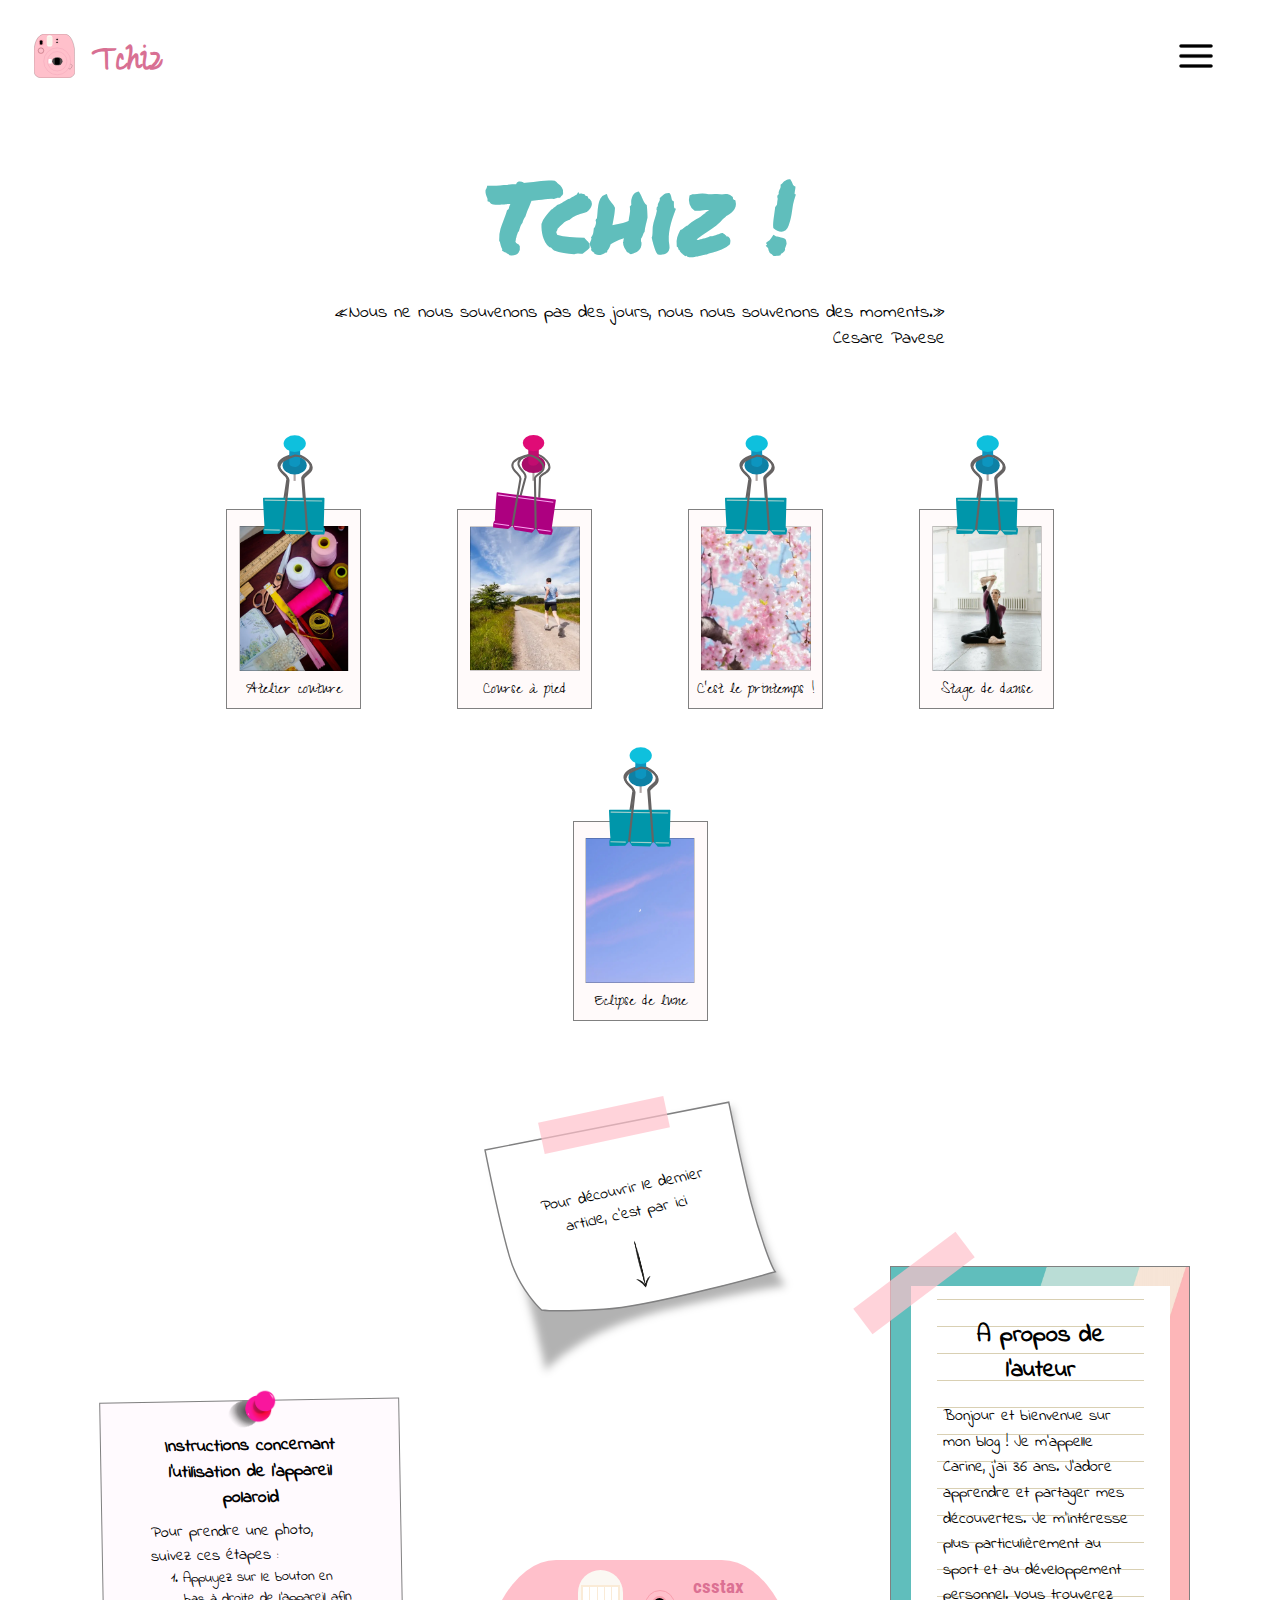
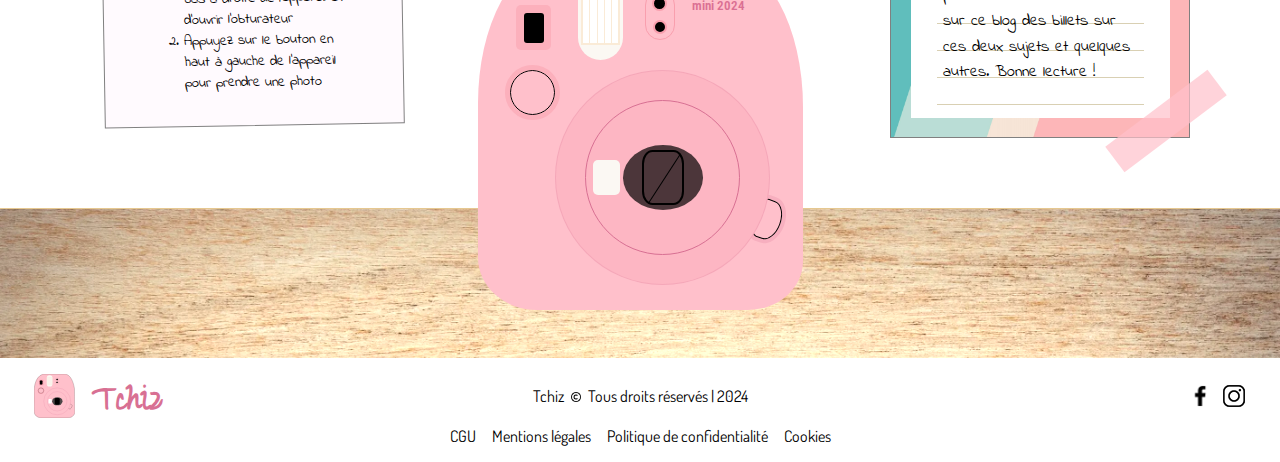
<file: index.html>
<!DOCTYPE html>
<html lang="fr">

<head>
    <meta charset="UTF-8">
    <meta name="viewport" content="width=device-width, initial-scale=1.0">
    <title>Blog Lifestyle</title>
    <meta name="description" content="">
    <link rel="stylesheet" href="style.css">
    <!-- Fonts -->
    <link rel="preconnect" href="https://fonts.googleapis.com">
    <link rel="preconnect" href="https://fonts.gstatic.com" crossorigin>
    <link href="https://fonts.googleapis.com/css2?family=Roboto+Condensed:ital,wght@0,100..900;1,100..900&display=swap"
        rel="stylesheet">
    <!-- Favicon -->
    <link rel="apple-touch-icon" sizes="180x180" href="images/favicon/apple-touch-icon.webp">
    <link rel="icon" type="image/webp" sizes="32x32" href="images/favicon/favicon-32x32.webp">
    <link rel="icon" type="image/webp" sizes="16x16" href="images/favicon/favicon-16x16.webp">
</head>

<body>
    <header>
        <a href="index.html" class="logo-site">
            <span class="logo"></span>
            <span class="blog-lifestyle">Tchiz</span>
        </a>
        <nav>
            <input type="checkbox" name="menu-burger" id="menu-burger">
            <label for="menu-burger" class="label-burger"></label>
            <ul>
                <li><a href="index.html">Accueil</a></li>
                <li class="sport">Sport
                    <ul>
                        <li><a href="activite-physique.html">Activité physique</a></li>
                        <li>Danse</li>
                        <li>Running</li>
                        <li>Surf</li>
                    </ul>
                </li>
                <li>Développement personnel</li>
                <li>Coups de coeur</li>
                <li>Articles</li>
                <li><a href="about.html">A propos</a></li>
                <li><a href="contact.html">Contact</a></li>
                <li id="research">
                    <input type="checkbox" id="search">
                    <form action="#" method="get">
                        <input type="search" id="search-bar">
                        <input type="submit" value="Rechercher">
                    </form>
                    <label for="search"></label>
                </li>
                <li class="connexion"><span class="connect-to"></span>
                    <ul class="user-account">
                        <li id="login-connect-to">
                            <input type="checkbox" id="connect-to">
                            <label for="connect-to"><span>Connexion</span></label>
                            <section>
                                <div>
                                    <h2>Connexion</h2>
                                    <form action="#" method="get">
                                        <input type="text" name="username" id="username" placeholder="Identifiant"
                                            autofocus required>
                                        <input type="password" name="password" id="password" placeholder="Mot de passe"
                                            required>
                                        <div class="remember-line">
                                            <input type="checkbox" name="remember" id="remember">
                                            <label for="remember">Se souvenir de moi</label>
                                        </div>
                                        <a href="#" class="forgotten-password">Mot de passe oublié ?</a>
                                        <a href="profil.html" id="login">Me connecter</a>
                                    </form>
                                </div>
                            </section>
                        </li>
                        <li><a href="profil.html">Paramètres</a></li>
                        <li><a href="new-article.html">Ecrire un article</a></li>
                    </ul>
                </li>
            </ul>
        </nav>
    </header>

    <main>
        <section class="title-home">
            <h1 class="principal-title-home">Tchiz !</h1>
            <figure>
                <q>Nous ne nous souvenons pas des jours, nous nous souvenons des moments.</q>
                <figcaption>Cesare Pavese</figcaption>
            </figure>
        </section>


        <div class="garland-of-pictures">
            <section class="article" id="sewing">
                <span class="article-image"></span>
                <h2>Atelier couture</h2>
            </section>
            <a href="article-reprendre-activite-physique.html" class="article" id="running">
                <span class="article-image"></span>
                <h2>Course à pied</h2>
            </a>
            <section class="article" id="printemps">
                <span class="article-image"></span>
                <h2>C'est le printemps !</h2>
            </section>
            <section class="article" id="dance">
                <span class="article-image"></span>
                <h2>Stage de danse</h2>
            </section>
            <section class="article" id="eclipse">
                <span class="article-image"></span>
                <h2>Eclipse de lune</h2>
            </section>
        </div>

        <aside class="who-i-am">
            <section>
                <div class="lines">
                    <span></span>
                    <span></span>
                    <span></span>
                    <span></span>
                    <span></span>
                    <span></span>
                    <span></span>
                    <span></span>
                    <span></span>
                    <span></span>
                    <span></span>
                    <span></span>
                    <span></span>
                    <span></span>
                    <span></span>
                    <span></span>
                </div>
                <h2>A propos de l'auteur</h2>
                <p>Bonjour et bienvenue sur mon blog ! Je m'appelle Carine, j'ai 36 ans. J'adore apprendre et partager
                    mes découvertes. Je m'intéresse plus particulièrement au sport et au développement personnel. Vous
                    trouverez sur ce blog des billets sur ces deux sujets et quelques autres. Bonne lecture !</p>
            </section>
        </aside>

        <div class="stick-note">
            <p>Pour découvrir le dernier article, c'est par ici</p>
            <img src="images/arrow.webp" alt="Flèche pointant vers le bas">
        </div>

        <div class="instructions">
            <span>Instructions concernant l'utilisation de l'appareil polaroid</span>
            <p>Pour prendre une photo, suivez ces étapes :</p>
            <ol>
                <li>Appuyez sur le bouton en bas à droite de l'appareil afin d'ouvrir l'obturateur</li>
                <li>Appuyez sur le bouton en haut à gauche de l'appareil pour prendre une photo</li>
            </ol>
        </div>

        <div class="polaroid">
            <input type="checkbox" id="aperture-camera">
            <label class="button-retractable-camera-action" for="aperture-camera"></label>
            <span class="white-square"></span>

            <input type="checkbox" id="take-a-picture">
            <label class="shoot" for="take-a-picture"></label>

            <a href="article-reprendre-activite-physique.html" class="last-article">
                <span class="last-article-image"></span>
            </a>

            <div class="top">
                <span class="camera-lens">
                    <span></span>
                </span>
                <span class="flash">
                    <span>
                        <span></span>
                        <span></span>
                        <span></span>
                        <span></span>
                    </span>
                </span>
                <span class="light-sensor">
                    <span></span>
                    <span></span>
                </span>
                <span class="brand">
                    <span>csstax</span>
                    <span>mini 2024</span>
                </span>
            </div>
            <div class="bottom">
                <span class="shutter-button"></span>
                <span class="button-retractable-camera"></span>
                <span class="camera">
                    <span class="retractable-camera">
                        <span class="lens-cover">
                            <span class="square">
                                <span></span>
                            </span>
                            <span class="self-portrait-mirror"></span>
                        </span>
                    </span>
                </span>
            </div>
        </div>

        <div class="table"></div>

    </main>
    <input type="text" id="yes-cookies">
    
    <!--
    <div class="cookie">
        <p>Envie de cookies en regardant les photos ?</p>
        <div class="cookie-choice">
            <label for="yes-cookies">Oui, j'ai un petit creux</label>
            <label>Non, je n'ai pas faim</label>
        </div>
        <span class="illustration-of-cookie"></span>
    </div>
    -->
    <footer class="footer-blog">
        <div>
            <a class="logo-blog" href="index.html">
                <span class="logo"></span>
                <span class="blog-lifestyle">Tchiz</span>
            </a>
            <span>Tchiz <span class="copyright"></span> Tous droits réservés | 2024</span>
            <div class="social-networks">
                <a class="facebook-icon" href="https://www.facebook.com/"></a>
                <a class="instagram-icon" href="https://www.instagram.com/"></a>
            </div>
        </div>
        <div class="regulatory-informations">
            <a href="conditions-generales-d'utilisation.html">CGU</a>
            <a href="mentions-legales.html">Mentions légales</a>
            <a href="politique-de-confidentialite.html">Politique de confidentialité</a>
            <a href="cookies.html">Cookies</a>
        </div>
    </footer>
</body>

</html>
</file>
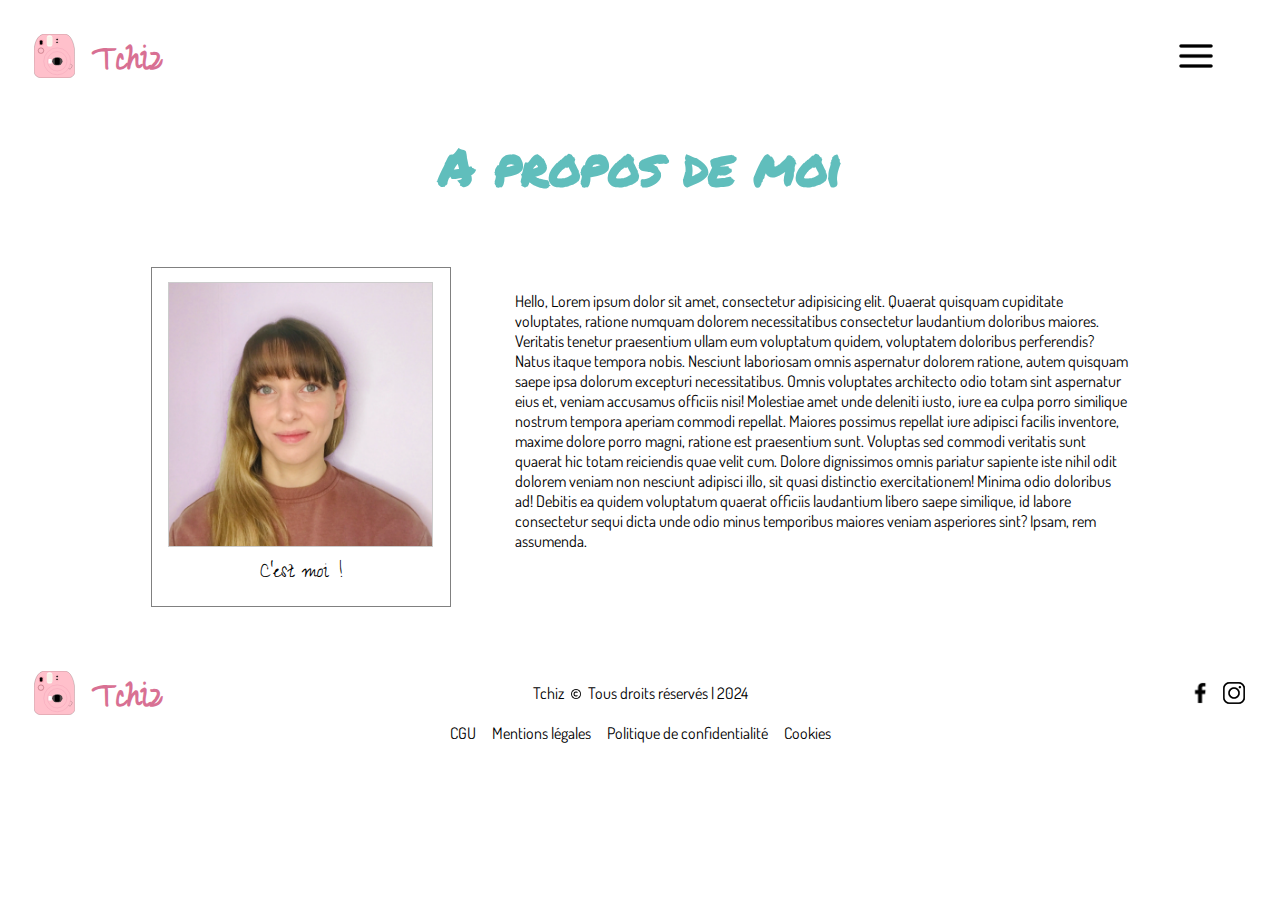
<file: about.html>
<!DOCTYPE html>
<html lang="zxx">
<head>
    <meta charset="UTF-8">
    <meta name="viewport" content="width=device-width, initial-scale=1.0">
    <title>Blog Lifestyle</title>
    <meta name="description" content="">
    <link rel="stylesheet" href="style.css">
    <link rel="stylesheet" href="about.css">
    <!-- Fonts -->
    <link rel="preconnect" href="https://fonts.googleapis.com">
    <link rel="preconnect" href="https://fonts.gstatic.com" crossorigin>
    <link href="https://fonts.googleapis.com/css2?family=Roboto+Condensed:ital,wght@0,100..900;1,100..900&display=swap" rel="stylesheet">
    <!-- Favicon -->
    <link rel="apple-touch-icon" sizes="180x180" href="images/favicon/apple-touch-icon.webp">
    <link rel="icon" type="image/webp" sizes="32x32" href="images/favicon/favicon-32x32.webp">
    <link rel="icon" type="image/webp" sizes="16x16" href="images/favicon/favicon-16x16.webp">
</head>
<body>
    <header>
        <a href="index.html" class="logo-site">
            <span class="logo"></span>
            <span class="blog-lifestyle">Tchiz</span>
        </a>
        <nav>
            <input type="checkbox" name="menu-burger" id="menu-burger">
            <label for="menu-burger" class="label-burger"></label>
            <ul>
                <li><a href="index.html">Accueil</a></li>
                <li class="sport">Sport
                    <ul>
                        <li><a href="activite-physique.html">Activité physique</a></li>
                        <li>Danse</li>
                        <li>Running</li>
                        <li>Surf</li>
                    </ul>
                </li>
                <li>Développement personnel</li>
                <li>Coups de coeur</li>
                <li>Articles</li>
                <li><a href="about.html">A propos</a></li>
                <li><a href="contact.html">Contact</a></li>
                <li id="research">
                    <input type="checkbox" id="search">
                    <form action="#" method="get">
                        <input type="search" id="search-bar">
                        <input type="submit" value="Rechercher">    
                    </form>
                    <label for="search"></label>
                </li>
                <li class="connexion"><span class="connect-to"></span>
                    <ul class="user-account">
                        <li id="login-connect-to">
                            <input type="checkbox" id="connect-to">
                    <label for="connect-to"><span>Connexion</span></label>
                    <section>
                        <div>
                            <h2>Connexion</h2>
                            <form action="#" method="get">
                                <input type="text" name="username" id="username" placeholder="Identifiant" autofocus required>
                                <input type="password" name="password" id="password" placeholder="Mot de passe" required>
                                <div class="remember-line">
                                    <input type="checkbox" name="remember" id="remember">
                                    <label for="remember">Se souvenir de moi</label>
                                </div>
                                <a href="#" class="forgotten-password">Mot de passe oublié ?</a>
                                <a href="profil.html" id="login">Me connecter</a>
                            </form>
                        </div>
                    </section>
                        </li>
                        <li><a href="profil.html">Paramètres</a></li>
                        <li><a href="new-article.html">Ecrire un article</a></li>
                    </ul>
                </li>
            </ul>
        </nav>
    </header>

    <main>
        <h1>A propos de moi</h1>
        <section id="about">
            <div class="self-portrait">
                <span class="self-portrait-picture"></span>
                <h2>C'est moi !</h2>
            </div>
            <p>
                <span>Hello,</span>
                Lorem ipsum dolor sit amet, consectetur adipisicing elit. Quaerat quisquam cupiditate voluptates, ratione numquam dolorem necessitatibus consectetur laudantium doloribus maiores. Veritatis tenetur praesentium ullam eum voluptatum quidem, voluptatem doloribus perferendis?
                Natus itaque tempora nobis. Nesciunt laboriosam omnis aspernatur dolorem ratione, autem quisquam saepe ipsa dolorum excepturi necessitatibus. Omnis voluptates architecto odio totam sint aspernatur eius et, veniam accusamus officiis nisi!
                Molestiae amet unde deleniti iusto, iure ea culpa porro similique nostrum tempora aperiam commodi repellat. Maiores possimus repellat iure adipisci facilis inventore, maxime dolore porro magni, ratione est praesentium sunt.
                Voluptas sed commodi veritatis sunt quaerat hic totam reiciendis quae velit cum. Dolore dignissimos omnis pariatur sapiente iste nihil odit dolorem veniam non nesciunt adipisci illo, sit quasi distinctio exercitationem!
                Minima odio doloribus ad! Debitis ea quidem voluptatum quaerat officiis laudantium libero saepe similique, id labore consectetur sequi dicta unde odio minus temporibus maiores veniam asperiores sint? Ipsam, rem assumenda.
            </p>
        </section>
    </main>

    <footer>
        <div>
            <a class="logo-blog" href="index.html">
                <span class="logo"></span>
                <span class="blog-lifestyle">Tchiz</span>
            </a>
            <span>Tchiz <span class="copyright"></span> Tous droits réservés | 2024</span>
            <div class="social-networks">
                <a class="facebook-icon" href="https://www.facebook.com/"></a>
                <a class="instagram-icon" href="https://www.instagram.com/"></a>
            </div>
        </div>
        <div class="regulatory-informations">
            <a href="conditions-generales-d'utilisation.html">CGU</a>
            <a href="mentions-legales.html">Mentions légales</a>
            <a href="politique-de-confidentialite.html">Politique de confidentialité</a>
            <a href="cookies.html">Cookies</a>
        </div>
    </footer>

</body>
</html>
</file>
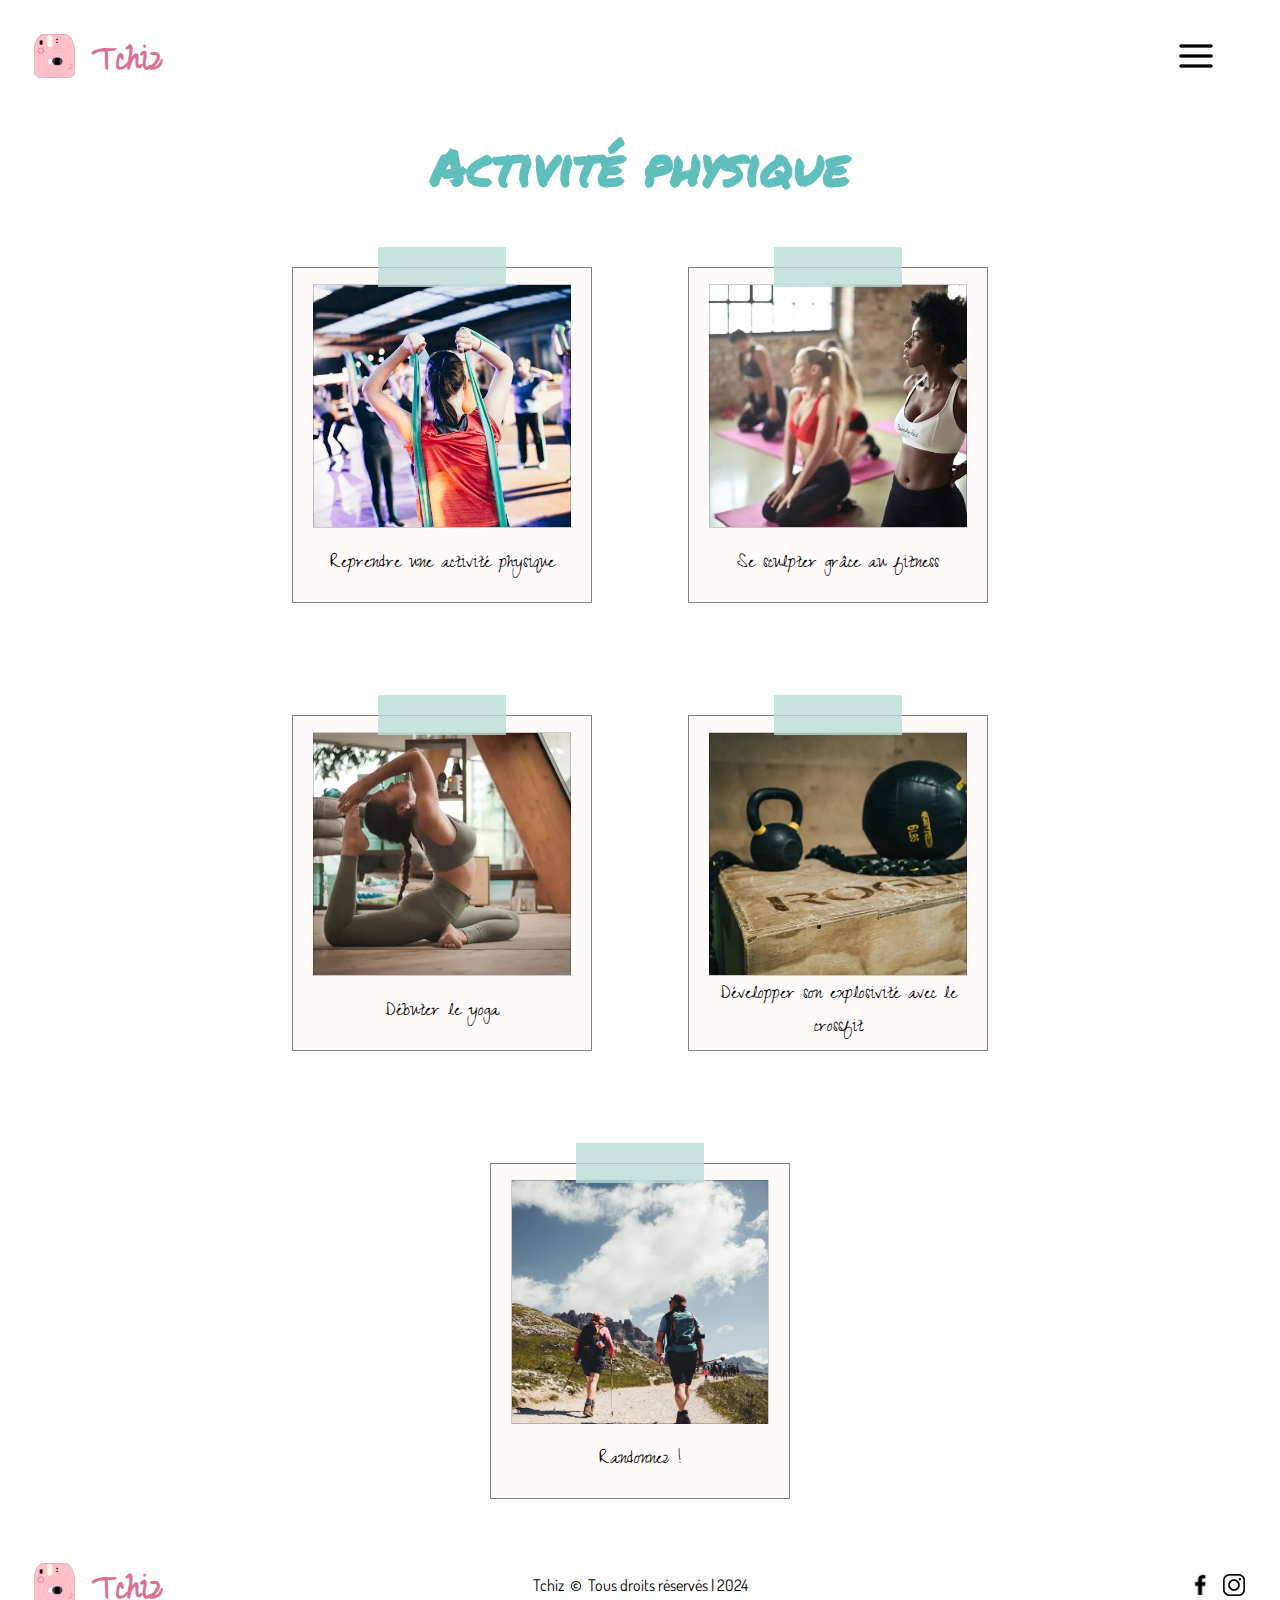
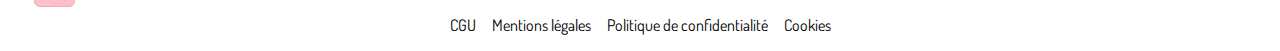
<file: activite-physique.html>
<!DOCTYPE html>
<html lang="fr">
<head>
    <meta charset="UTF-8">
    <meta name="viewport" content="width=device-width, initial-scale=1.0">
    <title>Activité physique - Cheese Blog Lifestyle</title>
    <meta name="description" content=""> <!-- A compléter -->
    <link rel="stylesheet" href="style.css">
    <link rel="stylesheet" href="activite-physique.css">

    <!-- Fonts -->
    <link rel="preconnect" href="https://fonts.googleapis.com">
    <link rel="preconnect" href="https://fonts.gstatic.com" crossorigin>
    <link href="https://fonts.googleapis.com/css2?family=Roboto+Condensed:ital,wght@0,100..900;1,100..900&display=swap" rel="stylesheet">
    <!-- Favicon -->
    <link rel="apple-touch-icon" sizes="180x180" href="images/favicon/apple-touch-icon.webp">
    <link rel="icon" type="image/webp" sizes="32x32" href="images/favicon/favicon-32x32.webp">
    <link rel="icon" type="image/webp" sizes="16x16" href="images/favicon/favicon-16x16.webp">
</head>
<body>
    <header>
        <a href="index.html" class="logo-site">
            <span class="logo"></span>
            <span class="blog-lifestyle">Tchiz</span>
        </a>
        <nav>
            <input type="checkbox" name="menu-burger" id="menu-burger">
            <label for="menu-burger" class="label-burger"></label>
            <ul>
                <li><a href="index.html">Accueil</a></li>
                <li class="sport">Sport
                    <ul>
                        <li><a href="activite-physique.html">Activité physique</a></li>
                        <li>Danse</li>
                        <li>Running</li>
                        <li>Surf</li>
                    </ul>
                </li>
                <li>Développement personnel</li>
                <li>Coups de coeur</li>
                <li>Articles</li>
                <li><a href="about.html">A propos</a></li>
                <li><a href="contact.html">Contact</a></li>
                <li id="research">
                    <input type="checkbox" id="search">
                    <form action="#" method="get">
                        <input type="search" id="search-bar">
                        <input type="submit" value="Rechercher">    
                    </form>
                    <label for="search"></label>
                </li>
                <li class="connexion"><span class="connect-to"></span>
                    <ul class="user-account">
                        <li id="login-connect-to">
                            <input type="checkbox" id="connect-to">
                    <label for="connect-to"><span>Connexion</span></label>
                    <section>
                        <div>
                            <h2>Connexion</h2>
                            <form action="#" method="get">
                                <input type="text" name="username" id="username" placeholder="Identifiant" autofocus required>
                                <input type="password" name="password" id="password" placeholder="Mot de passe" required>
                                <div class="remember-line">
                                    <input type="checkbox" name="remember" id="remember">
                                    <label for="remember">Se souvenir de moi</label>
                                </div>
                                <a href="#" class="forgotten-password">Mot de passe oublié ?</a>
                                <a href="profil.html" id="login">Me connecter</a>
                            </form>
                        </div>
                    </section>
                        </li>
                        <li><a href="profil.html">Paramètres</a></li>
                        <li><a href="new-article.html">Ecrire un article</a></li>
                    </ul>
                </li>
            </ul>
        </nav>
    </header>

    <main>
        <h1>Activité physique</h1>

        <div class="big-pictures-container">
            <div class="big-picture" id="physical-activity">
                <div class="grand-article recto">
                    <span class="grand-article-image"></span>
                    <h2>Reprendre une activité physique</h2>
                </div>
                <div class="grand-article verso">
                    <p>En manque de motivation pour reprendre une activité phsyique ? Cet article a été écrit spécialement pour vous. 
                        Vous y découvrirez toutes les astuces qui m'ont personnellement aidée lorsque moi aussi je procratinais face à cet objectif. Bonne lecture !
                    </p>
                    <a href="article-reprendre-activite-physique.html">Lire l'article</a>
                </div>
            </div>
    
            <div class="big-picture" id="fitness">
                <div class="grand-article recto">
                    <span class="grand-article-image"></span>
                    <h2>Se sculpter grâce au fitness</h2>
                </div>
                <div class="grand-article verso">
                    <p>En manque de motivation pour reprendre une activité phsyique ? Cet article a été écrit spécialement pour vous. 
                        Vous y découvrirez toutes les astuces qui m'ont personnellement aidée lorsque moi aussi je procratinais face à cet objectif. Bonne lecture !
                    </p>
                    <a href="article-reprendre-activite-physique.html">Lire l'article</a>
                </div>
            </div>
    
            <div class="big-picture"  id="yoga">
                <div class="grand-article recto">
                    <span class="grand-article-image"></span>
                    <h2>Débuter le yoga</h2>
                </div>
                <div class="grand-article verso">
                    <p>En manque de motivation pour reprendre une activité phsyique ? Cet article a été écrit spécialement pour vous. 
                        Vous y découvrirez toutes les astuces qui m'ont personnellement aidée lorsque moi aussi je procratinais face à cet objectif. Bonne lecture !
                    </p>
                    <a href="article-reprendre-activite-physique.html">Lire l'article</a>
                </div>
            </div>
    
            <div class="big-picture" id="crossfit">
                <div class="grand-article recto">
                    <span class="grand-article-image"></span>
                    <h2>Développer son explosivité avec le crossfit</h2>
                </div>
                <div class="grand-article verso">
                    <p>En manque de motivation pour reprendre une activité phsyique ? Cet article a été écrit spécialement pour vous. 
                        Vous y découvrirez toutes les astuces qui m'ont personnellement aidée lorsque moi aussi je procratinais face à cet objectif. Bonne lecture !
                    </p>
                    <a href="article-reprendre-activite-physique.html">Lire l'article</a>
                </div>
            </div>
    
            <div class="big-picture" id="hiking">
                <div class="grand-article recto">
                    <span class="grand-article-image"></span>
                    <h2>Randonnez !</h2>
                </div>
                <div class="grand-article verso">
                    <p>En manque de motivation pour reprendre une activité phsyique ? Cet article a été écrit spécialement pour vous. 
                        Vous y découvrirez toutes les astuces qui m'ont personnellement aidée lorsque moi aussi je procratinais face à cet objectif. Bonne lecture !
                    </p>
                    <a href="article-reprendre-activite-physique.html">Lire l'article</a>
                </div>
            </div>
        </div>
    </main>
    
    <footer class="footer-blog">
        <div>
            <a class="logo-blog" href="index.html">
                <span class="logo"></span>
                <span class="blog-lifestyle">Tchiz</span>
            </a>
            <span>Tchiz <span class="copyright"></span> Tous droits réservés | 2024</span>
            <div class="social-networks">
                <a class="facebook-icon" href="https://www.facebook.com/"></a>
                <a class="instagram-icon" href="https://www.instagram.com/"></a>
            </div>
        </div>
        <div class="regulatory-informations">
            <a href="conditions-generales-d'utilisation.html">CGU</a>
            <a href="mentions-legales.html">Mentions légales</a>
            <a href="politique-de-confidentialite.html">Politique de confidentialité</a>
            <a href="cookies.html">Cookies</a>
        </div>
    </footer>
</body>
</html>
</file>
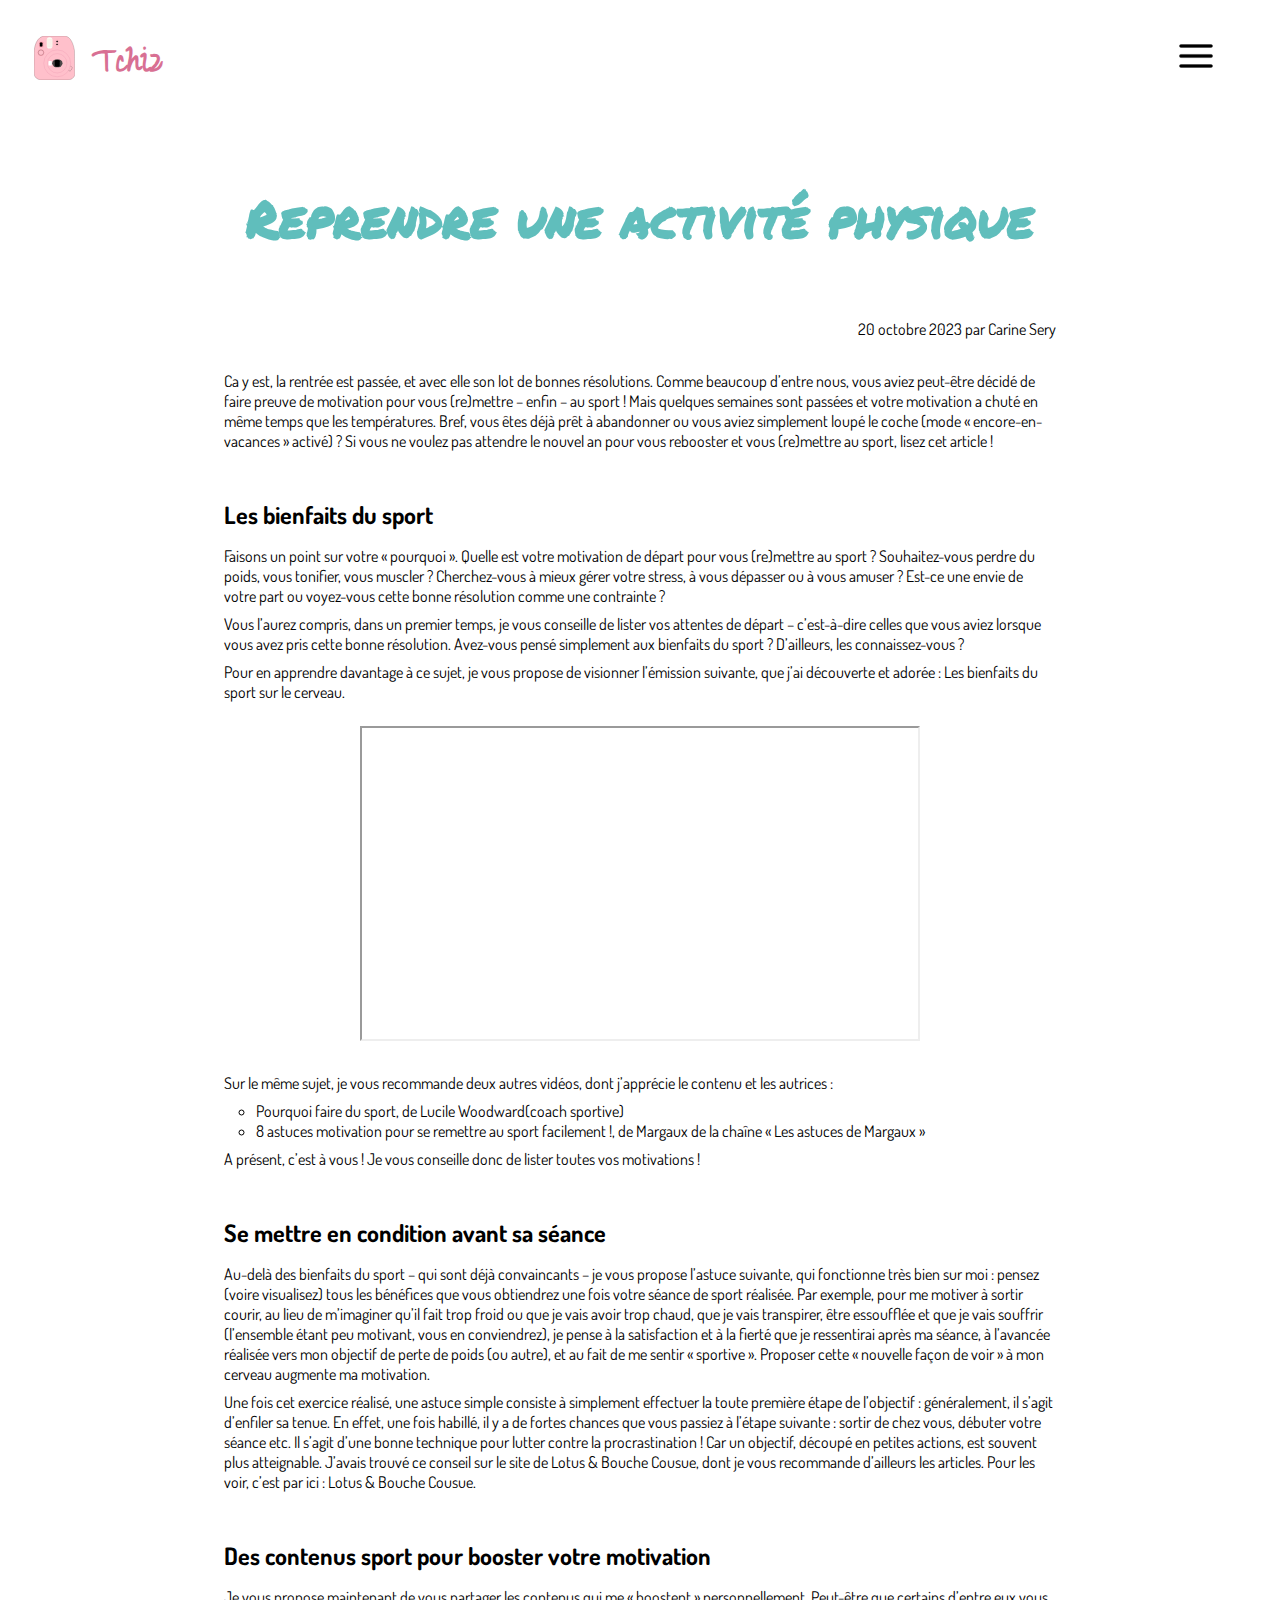
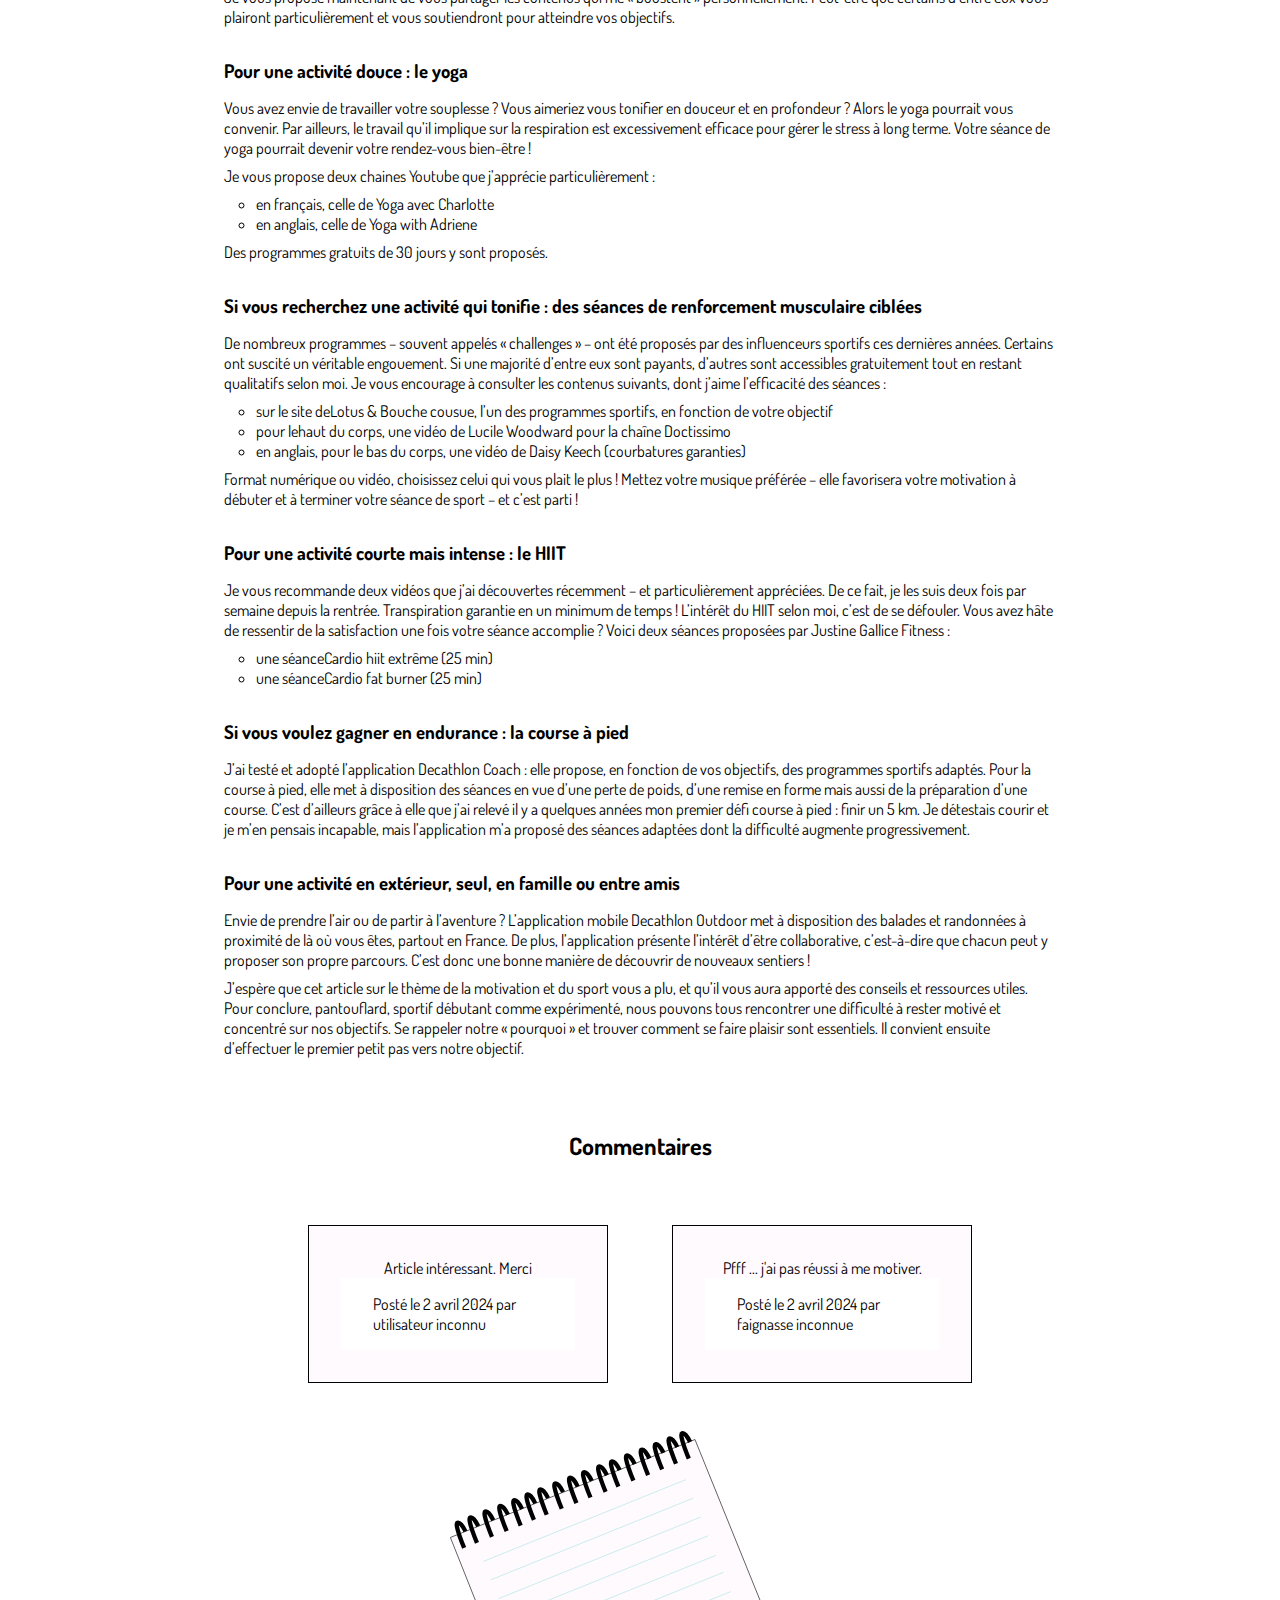
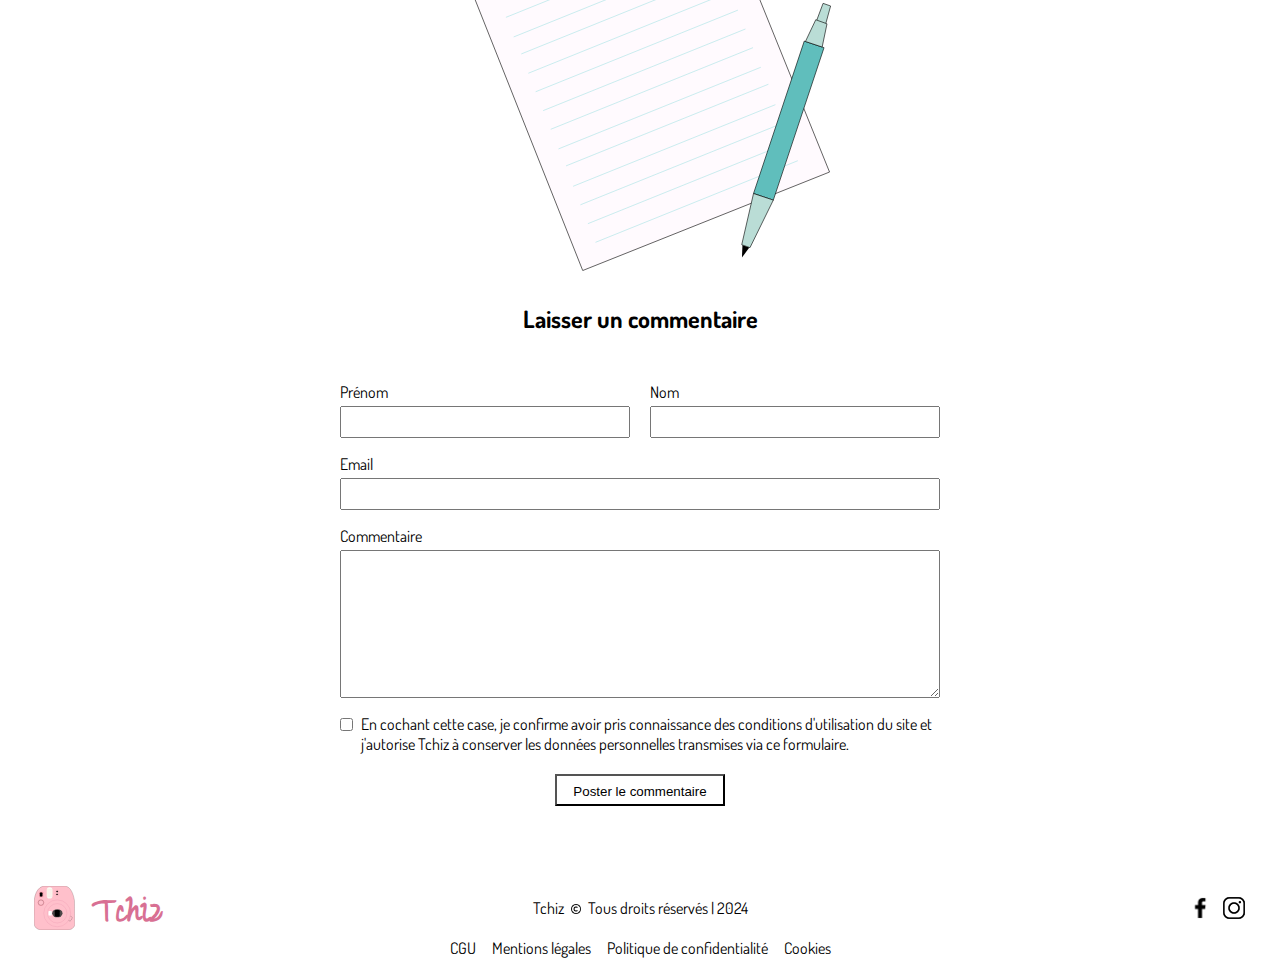
<file: article-reprendre-activite-physique.html>
<!DOCTYPE html>
<html lang="fr">
<head>
    <meta charset="UTF-8">
    <meta name="viewport" content="width=device-width, initial-scale=1.0">
    <title>Reprendre une activité physique - Cheese Blog Lifestyle</title>
    <meta name="description" content=""> <!-- A compléter -->
    <link rel="stylesheet" href="style.css">
    <link rel="stylesheet" href="article-reprendre-activite-physique.css" media="screen">
    <link rel="stylesheet" type="text/css" href="impression.css" media="print">
    <!-- Fonts -->
    <link rel="preconnect" href="https://fonts.googleapis.com">
    <link rel="preconnect" href="https://fonts.gstatic.com" crossorigin>
    <link href="https://fonts.googleapis.com/css2?family=Roboto+Condensed:ital,wght@0,100..900;1,100..900&display=swap" rel="stylesheet">
    <!-- Favicon -->
    <link rel="apple-touch-icon" sizes="180x180" href="images/favicon/apple-touch-icon.webp">
    <link rel="icon" type="image/webp" sizes="32x32" href="images/favicon/favicon-32x32.webp">
    <link rel="icon" type="image/webp" sizes="16x16" href="images/favicon/favicon-16x16.webp">
</head>
<body>
    <header>
        <a href="index.html" class="logo-site">
            <span class="logo"></span>
            <span class="blog-lifestyle">Tchiz</span>
        </a>
        <nav>
            <input type="checkbox" name="menu-burger" id="menu-burger">
            <label for="menu-burger" class="label-burger"></label>
            <ul>
                <li><a href="index.html">Accueil</a></li>
                <li class="sport">Sport
                    <ul>
                        <li><a href="activite-physique.html">Activité physique</a></li>
                        <li>Danse</li>
                        <li>Running</li>
                        <li>Surf</li>
                    </ul>
                </li>
                <li>Développement personnel</li>
                <li>Coups de coeur</li>
                <li>Articles</li>
                <li><a href="about.html">A propos</a></li>
                <li><a href="contact.html">Contact</a></li>
                <li id="research">
                    <input type="checkbox" id="search">
                    <form action="#" method="get">
                        <input type="search" id="search-bar">
                        <input type="submit" value="Rechercher">    
                    </form>
                    <label for="search"></label>
                </li>
                <li class="connexion"><span class="connect-to"></span>
                    <ul class="user-account">
                        <li id="login-connect-to">
                            <input type="checkbox" id="connect-to">
                    <label for="connect-to"><span>Connexion</span></label>
                    <section>
                        <div>
                            <h2>Connexion</h2>
                            <form action="#" method="get">
                                <input type="text" name="username" id="username" placeholder="Identifiant" autofocus required>
                                <input type="password" name="password" id="password" placeholder="Mot de passe" required>
                                <div class="remember-line">
                                    <input type="checkbox" name="remember" id="remember">
                                    <label for="remember">Se souvenir de moi</label>
                                </div>
                                <a href="#" class="forgotten-password">Mot de passe oublié ?</a>
                                <a href="profil.html" id="login">Me connecter</a>
                            </form>
                        </div>
                    </section>
                        </li>
                        <li><a href="profil.html">Paramètres</a></li>
                        <li><a href="new-article.html">Ecrire un article</a></li>
                    </ul>
                </li>
            </ul>
        </nav>
    </header>
    <main>
        <h1 class="titre-principal-article-reprendre-activite-physique">Reprendre une activité physique</h1>
        <article class="principal-article">
            <p class="date"><time datetime="2023-10-20 18:00">20 octobre 2023 </time>par Carine Sery</p>
            <div></div>
            <p>Ca y est, la rentrée est passée, et avec elle son lot de bonnes résolutions. Comme beaucoup d’entre nous, 
                vous aviez peut-être décidé de faire preuve de motivation pour vous (re)mettre – enfin – au sport ! Mais 
                quelques semaines sont passées et votre motivation a chuté en même temps que les températures. Bref, vous 
                êtes déjà prêt à abandonner ou vous aviez simplement loupé le coche (mode « encore-en-vacances » activé) ? 
                Si vous ne voulez pas attendre le nouvel an pour vous rebooster et vous (re)mettre au sport, lisez cet article !
            </p>

            <h2>Les bienfaits du sport</h2>
            <p>Faisons un point sur votre « pourquoi ». Quelle est votre motivation de départ pour vous (re)mettre au sport ? 
                Souhaitez-vous perdre du poids, vous tonifier, vous muscler ? Cherchez-vous à mieux gérer votre stress, 
                à vous dépasser ou à vous amuser ? Est-ce une envie de votre part ou voyez-vous cette bonne résolution comme une contrainte ?
            </p>
            <div></div>
            <p>Vous l’aurez compris, dans un premier temps, je vous conseille de lister vos attentes de départ – c’est-à-dire celles que vous
                aviez lorsque vous avez pris cette bonne résolution. Avez-vous pensé simplement aux bienfaits du sport ? D’ailleurs, 
                les connaissez-vous ?
            </p>
            <p>Pour en apprendre davantage à ce sujet, je vous propose de visionner l’émission suivante, que j’ai découverte et adorée : 
                Les bienfaits du sport sur le cerveau.
            </p>
            <iframe src="https://www.youtube.com/embed/2eOel8h7Nh4?si=n5mKvtLQ9k3JT-UR" title="YouTube video player"></iframe>
            <div></div>
            <p>Sur le même sujet, je vous recommande deux autres vidéos, dont j’apprécie le contenu et les autrices :</p>
            <ul>
                <li><a href="https://www.youtube.com/watch?v=-AMWzOKF3NQ">Pourquoi faire du sport, de Lucile Woodward</a>(coach sportive)</li>
                <li><a href="https://www.youtube.com/watch?v=-AMWzOKF3NQ"> 8 astuces motivation pour se remettre au sport facilement !</a>, de Margaux de la chaîne « Les astuces de Margaux »</li>
            </ul>   
            <p>A présent, c’est à vous ! Je vous conseille donc de lister toutes vos motivations !</p>

            <h2>Se mettre en condition avant sa séance</h2>
            <p>Au-delà des bienfaits du sport – qui sont déjà convaincants – je vous propose l’astuce suivante, qui fonctionne très bien sur moi : pensez 
                (voire visualisez) tous les bénéfices que vous obtiendrez une fois votre séance de sport réalisée. Par exemple, pour me motiver à sortir 
                courir, au lieu de m’imaginer qu’il fait trop froid ou que je vais avoir trop chaud, que je vais transpirer, être essoufflée et que je vais
                souffrir (l’ensemble étant peu motivant, vous en conviendrez), je pense à la satisfaction et à la fierté que je ressentirai après ma séance, 
                à l’avancée réalisée vers mon objectif de perte de poids (ou autre), et au fait de me sentir « sportive ». Proposer cette « nouvelle façon de 
                voir » à mon cerveau augmente ma motivation.</p>
            <div></div>
            <p>Une fois cet exercice réalisé, une astuce simple consiste à simplement effectuer la toute première étape de l’objectif : généralement, il s’agit
                d’enfiler sa tenue. En effet, une fois habillé, il y a de fortes chances que vous passiez à l’étape suivante : sortir de chez vous, débuter votre
                séance etc. Il s’agit d’une bonne technique pour lutter contre la procrastination ! Car un objectif, découpé en petites actions, est souvent plus
                atteignable. J’avais trouvé ce conseil sur le site de Lotus & Bouche Cousue, dont je vous recommande d’ailleurs les articles. Pour les voir, c’est
                    par ici : <a href="https://www.lotus-bouche-cousue.fr/">Lotus & Bouche Cousue</a>.</p>
            
            <h2>Des contenus sport pour booster votre motivation</h2>
            <p>Je vous propose maintenant de vous partager les contenus qui me « boostent » personnellement. Peut-être que certains d’entre eux vous plairont 
                particulièrement et vous soutiendront pour atteindre vos objectifs.
            </p>

            <h3>Pour une activité douce : le yoga</h3>
            <p>Vous avez envie de travailler votre souplesse ? Vous aimeriez vous tonifier en douceur et en profondeur ? Alors le yoga pourrait 
                vous convenir. Par ailleurs, le travail qu’il implique sur la respiration est excessivement efficace pour gérer le stress à long terme. Votre séance 
                de yoga pourrait devenir votre rendez-vous bien-être !
            </p>
            <p>Je vous propose deux chaines Youtube que j’apprécie particulièrement :</p>
            <ul>
                <li>en français, celle de <a href="">Yoga avec Charlotte</a></li>
                <li>en anglais, celle de <a href="">Yoga with Adriene</a></li>
            </ul>
            <p>Des programmes gratuits de 30 jours y sont proposés.</p>

            <h3>Si vous recherchez une activité qui tonifie : des séances de renforcement musculaire ciblées</h3>
            <p>De nombreux programmes – souvent appelés « challenges » – ont été proposés par des influenceurs sportifs ces dernières années. Certains ont suscité un 
                véritable engouement. Si une majorité d’entre eux sont payants, d’autres sont accessibles gratuitement tout en restant qualitatifs selon moi. Je vous 
                encourage à consulter les contenus suivants, dont j’aime l’efficacité des séances :
            </p>
            <ul>
                <li>sur le site de<a href="https://www.lotus-bouche-cousue.fr/categorie/programmes/">Lotus & Bouche cousue, l’un des programmes sportifs</a>, en fonction de votre objectif</li>
                <li>pour le<a href="https://www.youtube.com/watch?v=2W6r7UFxIIE">haut du corps, une vidéo de Lucile Woodward pour la chaîne Doctissimo</a></li>
                <li>en anglais, pour le <a href="https://www.youtube.com/watch?v=ZiDgJEt3x1U">bas du corps, une vidéo de Daisy Keech</a> (courbatures garanties)</li>
            </ul>
            <p>Format numérique ou vidéo, choisissez celui qui vous plait le plus ! Mettez votre musique préférée – elle favorisera votre motivation à débuter et à terminer votre séance de sport
                – et c’est parti !
            </p>

            <h3>Pour une activité courte mais intense : le HIIT</h3>
            <p>Je vous recommande deux vidéos que j’ai découvertes récemment – et particulièrement appréciées. De ce fait, je les suis deux fois par semaine depuis la rentrée. Transpiration 
                garantie en un minimum de temps ! L’intérêt du HIIT selon moi, c’est de se défouler. Vous avez hâte de ressentir de la satisfaction une fois votre séance accomplie ? Voici 
                deux séances proposées par Justine Gallice Fitness :
            </p>
            <ul>
                <li>une séance<a href="https://www.youtube.com/watch?v=jBmEJ51ZQXc">Cardio hiit extrême (25 min)</a></li>
                <li>une séance<a href="https://www.youtube.com/watch?v=aAeEEeHicSQ">Cardio fat burner (25 min)</a></li>
            </ul>

            <h3>Si vous voulez gagner en endurance : la course à pied</h3>
            <p>J’ai testé et adopté l’application Decathlon Coach : elle propose, en fonction de vos objectifs, des programmes sportifs adaptés. Pour la course à pied, elle met à disposition
                des séances en vue d’une perte de poids, d’une remise en forme mais aussi de la préparation d’une course. C’est d’ailleurs grâce à elle que j’ai relevé il y a quelques années
                mon premier défi course à pied : finir un 5 km. Je détestais courir et je m’en pensais incapable, mais l’application m’a proposé des séances adaptées dont la difficulté augmente
                progressivement.
            </p>

            <h3>Pour une activité en extérieur, seul, en famille ou entre amis</h3>
            <p>Envie de prendre l’air ou de partir à l’aventure ? L’application mobile Decathlon Outdoor met à disposition des balades et randonnées à proximité de là où vous êtes, partout en France. 
                De plus, l’application présente l’intérêt d’être collaborative, c’est-à-dire que chacun peut y proposer son propre parcours. C’est donc une bonne manière de découvrir de nouveaux sentiers !
            </p>
            <p>J’espère que cet article sur le thème de la motivation et du sport vous a plu, et qu’il vous aura apporté des conseils et ressources utiles. Pour conclure, pantouflard, sportif débutant comme
                expérimenté, nous pouvons tous rencontrer une difficulté à rester motivé et concentré sur nos objectifs. Se rappeler notre « pourquoi » et trouver comment se faire plaisir sont essentiels.
                Il convient ensuite d’effectuer le premier petit pas vers notre objectif.
            </p>
        </article>

        <section class="reviews">
            <h2>Commentaires</h2>
            <div class="user-reviews">
                <div class="user-review">
                    <p>Article intéressant. Merci</p>
                    <footer>
                        <p>Posté le <time datetime="2024-04-02 15:40">2 avril 2024 </time>par utilisateur inconnu</p>
                    </footer>
                </div>
                <div class="user-review">
                    <p>Pfff ... j'ai pas réussi à me motiver.</p>
                    <footer>
                        <p>Posté le <time datetime="2024-04-02 15:41">2 avril 2024 </time>par faignasse inconnue</p>
                    </footer>
                </div>
            </div>
            <div class="notepad-and-form-review">
                <div class="notepad"></div>
                <form class="form-review" action="#" method="get">
                    <h2>Laisser un commentaire</h2>
                    <div class="firstname-lastname">
                        <div>
                            <label for="firstname">Prénom</label>
                            <input type="text" name="firstname" id="firstname">
                        </div>
                        <div>
                            <label for="lastname">Nom</label>
                            <input type="text" name="lastname" id="lastname">
                        </div>
                    </div>
                    <div class="email">
                        <label for="email">Email</label>
                        <input type="text" name="email" id="email">
                    </div>
                    <div class="post-review">
                        <label for="review">Commentaire</label>
                        <textarea name="review" id="review" cols="30" rows="10"></textarea>
                    </div>
                    <div class="privacy">
                        <input type="checkbox" name="privacy" id="privacy" required>
                        <label for="privacy">En cochant cette case, je confirme avoir pris connaissance des conditions d'utilisation du site et j'autorise Tchiz à conserver les données personnelles transmises via ce formulaire.</label>
                    </div>
                    <input type="submit" value="Poster le commentaire">
                </form>
            </div>
            
        </section>
    </main>
    <footer class="footer-blog">
        <div>
            <a class="logo-blog" href="index.html">
                <span class="logo"></span>
                <span class="blog-lifestyle">Tchiz</span>
            </a>
            <span>Tchiz <span class="copyright"></span> Tous droits réservés | 2024</span>
            <div class="social-networks">
                <a class="facebook-icon" href="https://www.facebook.com/"></a>
                <a class="instagram-icon" href="https://www.instagram.com/"></a>
            </div>
        </div>
        <div class="regulatory-informations">
            <a href="conditions-generales-d'utilisation.html">CGU</a>
            <a href="mentions-legales.html">Mentions légales</a>
            <a href="politique-de-confidentialite.html">Politique de confidentialité</a>
            <a href="cookies.html">Cookies</a>
        </div>
    </footer>

</body>
</html>
</file>
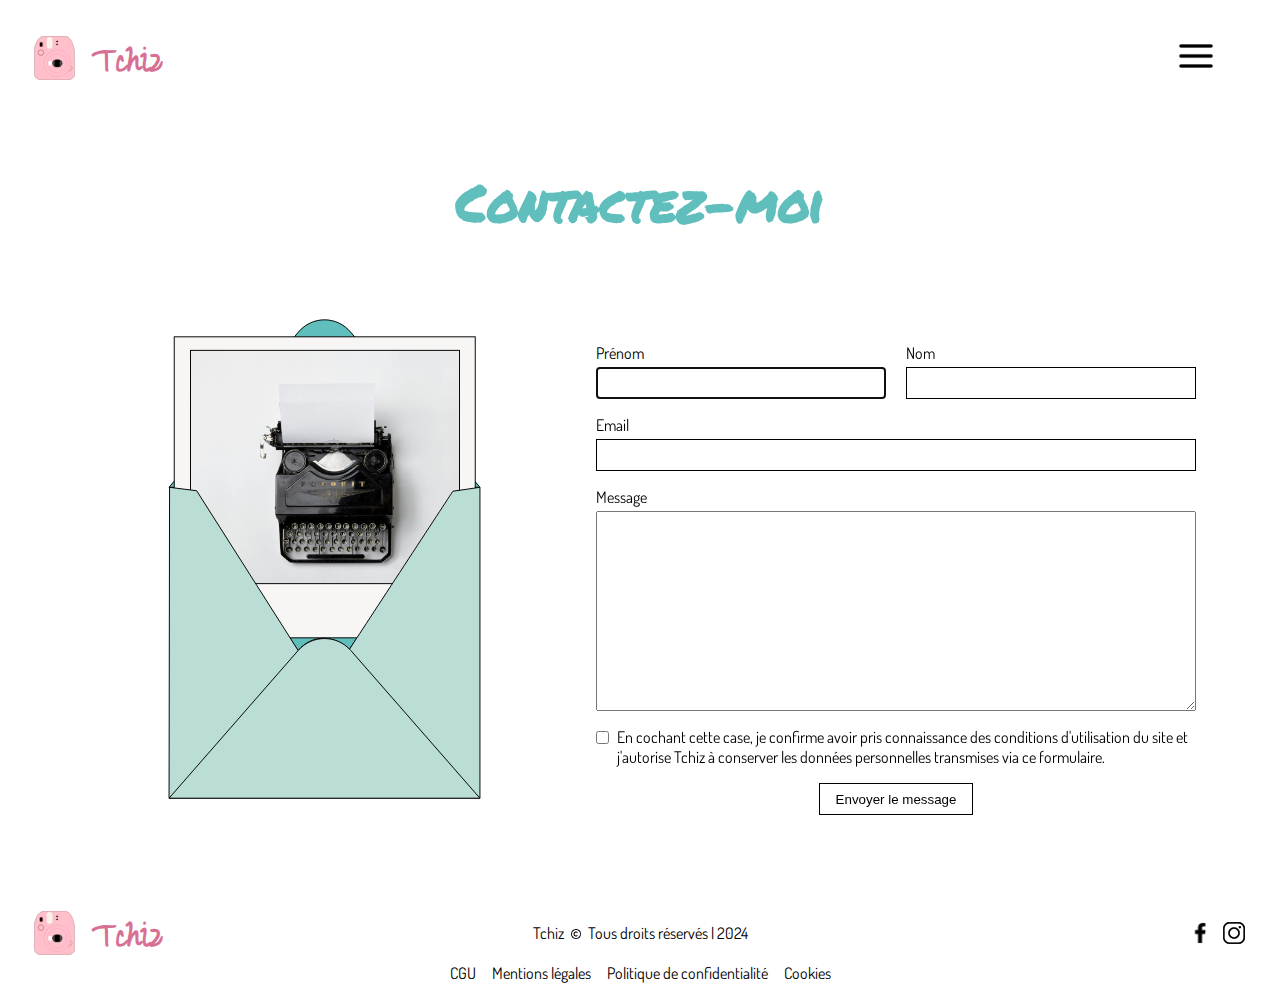
<file: contact.html>
<!DOCTYPE html>
<html lang="fr">
<head>
    <meta charset="UTF-8">
    <meta name="viewport" content="width=device-width, initial-scale=1.0">
    <title>Blog Lifestyle</title>
    <meta name="description" content="">
    <link rel="stylesheet" href="style.css">
    <link rel="stylesheet" href="contact.css">
    <!-- Fonts -->
    <link rel="preconnect" href="https://fonts.googleapis.com">
    <link rel="preconnect" href="https://fonts.gstatic.com" crossorigin>
    <link href="https://fonts.googleapis.com/css2?family=Roboto+Condensed:ital,wght@0,100..900;1,100..900&display=swap" rel="stylesheet">
    <!-- Favicon -->
    <link rel="apple-touch-icon" sizes="180x180" href="images/favicon/apple-touch-icon.webp">
    <link rel="icon" type="image/webp" sizes="32x32" href="images/favicon/favicon-32x32.webp">
    <link rel="icon" type="image/webp" sizes="16x16" href="images/favicon/favicon-16x16.webp">
</head>
<body>
    <header>
        <a href="index.html" class="logo-site">
            <span class="logo"></span>
            <span class="blog-lifestyle">Tchiz</span>
        </a>
        <nav>
            <input type="checkbox" name="menu-burger" id="menu-burger">
            <label for="menu-burger" class="label-burger"></label>
            <ul>
                <li><a href="index.html">Accueil</a></li>
                <li class="sport">Sport
                    <ul>
                        <li><a href="activite-physique.html">Activité physique</a></li>
                        <li>Danse</li>
                        <li>Running</li>
                        <li>Surf</li>
                    </ul>
                </li>
                <li>Développement personnel</li>
                <li>Coups de coeur</li>
                <li>Articles</li>
                <li><a href="about.html">A propos</a></li>
                <li><a href="contact.html">Contact</a></li>
                <li id="research">
                    <input type="checkbox" id="search">
                    <form action="#" method="get">
                        <input type="search" id="search-bar">
                        <input type="submit" value="Rechercher">    
                    </form>
                    <label for="search"></label>
                </li>
                <li class="connexion"><span class="connect-to"></span>
                    <ul class="user-account">
                        <li id="login-connect-to">
                            <input type="checkbox" id="connect-to">
                    <label for="connect-to"><span>Connexion</span></label>
                    <section>
                        <div>
                            <h2>Connexion</h2>
                            <form action="#" method="get">
                                <input type="text" name="username" id="username" placeholder="Identifiant" required>
                                <input type="password" name="password" id="password" placeholder="Mot de passe" required>
                                <div class="remember-line">
                                    <input type="checkbox" name="remember" id="remember">
                                    <label for="remember">Se souvenir de moi</label>
                                </div>
                                <a href="#" class="forgotten-password">Mot de passe oublié ?</a>
                                <a href="profil.html" id="login">Me connecter</a>
                            </form>
                        </div>
                    </section>
                        </li>
                        <li><a href="profil.html">Paramètres</a></li>
                        <li><a href="new-article.html">Ecrire un article</a></li>
                    </ul>
                </li>
            </ul>
        </nav>
    </header>

    <main>
        <h1 class="principal-title-contact">Contactez-moi</h1>
        <div class="envelope-and-form">
            <div class="envelope"></div>
        <form class="form-contact" action="#" method="get">
            <div id="firstname-lastname">
                <div class="firstname">
                    <label for="firstname">Prénom</label>
                    <input type="text" name="firstname" id="firstname" autofocus required>
                </div>
                <div class="lastname">
                    <label for="lastname">Nom</label>
                    <input type="text" name="last" id="lastname" required>
                </div>
            </div>
            <div>
                <label for="email">Email</label>
                <input type="email" name="email" id="email" required>
            </div>
            <div class="message">
                <label for="message">Message</label>
                <textarea name="message" id="message" required></textarea>
            </div>
            <div id="privacy-conditions">
                <input type="checkbox" name="privacy" id="privacy" required>
                <label for="privacy">En cochant cette case, je confirme avoir pris connaissance des conditions d'utilisation du site et j'autorise Tchiz à conserver les données personnelles transmises via ce formulaire.</label>
            </div>
            <input type="submit" value="Envoyer le message">
        </form>
        </div>
        
    </main>

    <footer>
        <div>
            <a class="logo-blog" href="index.html">
                <span class="logo"></span>
                <span class="blog-lifestyle">Tchiz</span>
            </a>
            <span>Tchiz <span class="copyright"></span> Tous droits réservés | 2024</span>
            <div class="social-networks">
                <a class="facebook-icon" href="https://www.facebook.com/"></a>
                <a class="instagram-icon" href="https://www.instagram.com/"></a>
            </div>
        </div>
        <div class="regulatory-informations">
            <a href="conditions-generales-d'utilisation.html">CGU</a>
            <a href="mentions-legales.html">Mentions légales</a>
            <a href="politique-de-confidentialite.html">Politique de confidentialité</a>
            <a href="cookies.html">Cookies</a>
        </div>
    </footer>

</body>
</html>
</file>
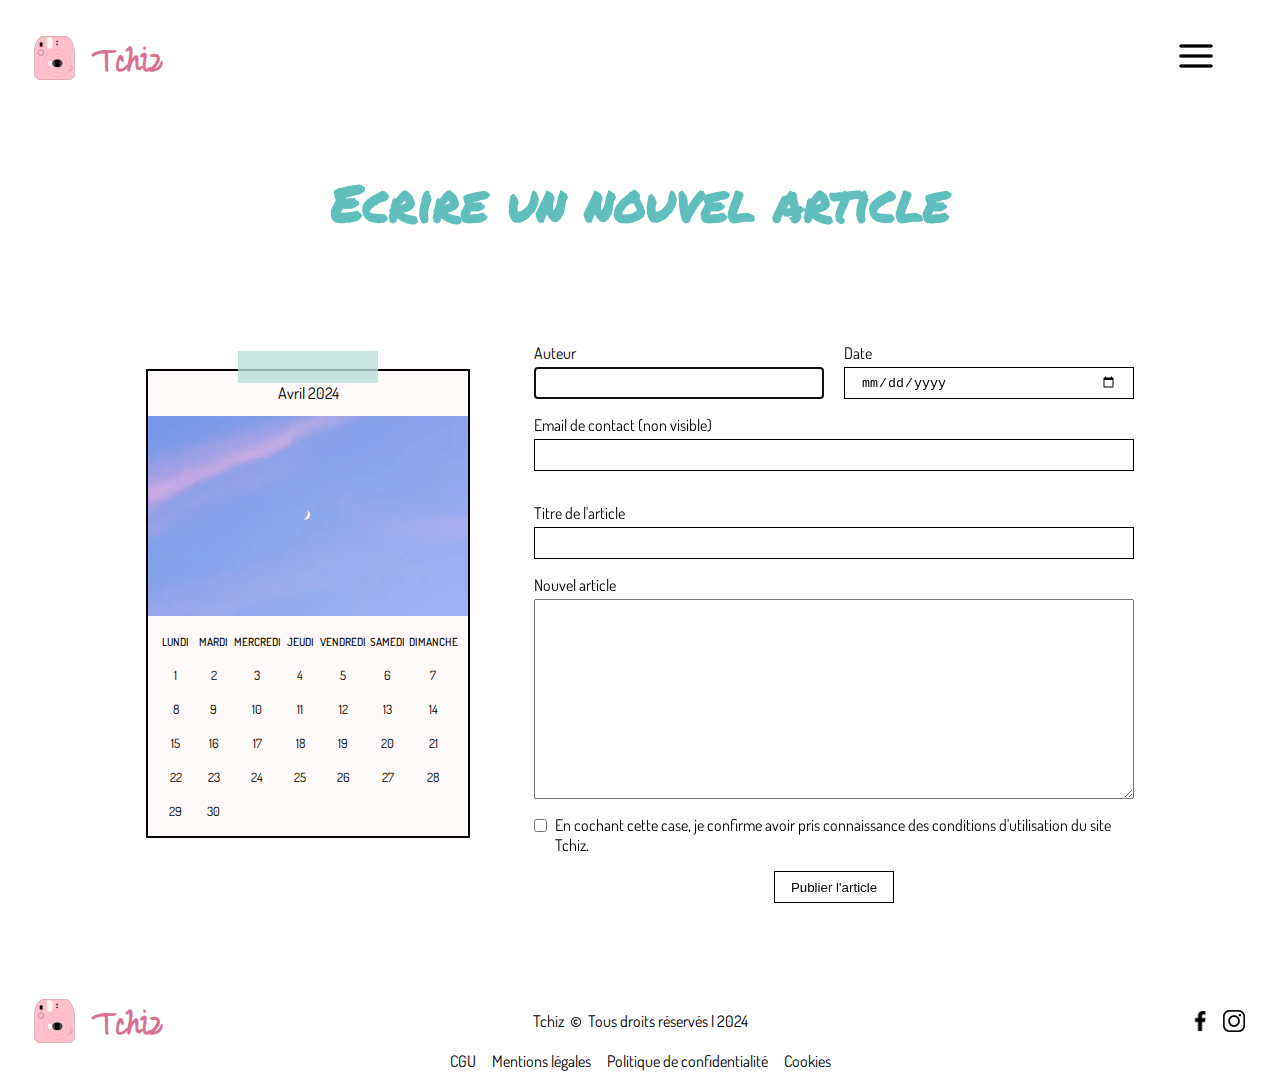
<file: new-article.html>
<!DOCTYPE html>
<html lang="fr">
<head>
    <meta charset="UTF-8">
    <meta name="viewport" content="width=device-width, initial-scale=1.0">
    <title>Blog Lifestyle</title>
    <meta name="description" content="">
    <link rel="stylesheet" href="style.css">
    <link rel="stylesheet" href="new-article.css">
    <!-- Fonts -->
    <link rel="preconnect" href="https://fonts.googleapis.com">
    <link rel="preconnect" href="https://fonts.gstatic.com" crossorigin>
    <link href="https://fonts.googleapis.com/css2?family=Roboto+Condensed:ital,wght@0,100..900;1,100..900&display=swap" rel="stylesheet">
    <!-- Favicon -->
    <link rel="apple-touch-icon" sizes="180x180" href="images/favicon/apple-touch-icon.webp">
    <link rel="icon" type="image/webp" sizes="32x32" href="images/favicon/favicon-32x32.webp">
    <link rel="icon" type="image/webp" sizes="16x16" href="images/favicon/favicon-16x16.webp">
</head>
<body>
    <header>
        <a href="index.html" class="logo-site">
            <span class="logo"></span>
            <span class="blog-lifestyle">Tchiz</span>
        </a>
        <nav>
            <input type="checkbox" name="menu-burger" id="menu-burger">
            <label for="menu-burger" class="label-burger"></label>
            <ul>
                <li><a href="index.html">Accueil</a></li>
                <li class="sport">Sport
                    <ul>
                        <li><a href="activite-physique.html">Activité physique</a></li>
                        <li>Danse</li>
                        <li>Running</li>
                        <li>Surf</li>
                    </ul>
                </li>
                <li>Développement personnel</li>
                <li>Coups de coeur</li>
                <li>Articles</li>
                <li><a href="about.html">A propos</a></li>
                <li><a href="contact.html">Contact</a></li>
                <li id="research">
                    <input type="checkbox" id="search">
                    <form action="#" method="get">
                        <input type="search" id="search-bar">
                        <input type="submit" value="Rechercher">    
                    </form>
                    <label for="search"></label>
                </li>
                <li class="connexion"><span class="connect-to"></span>
                    <ul class="user-account">
                        <li id="login-connect-to">
                            <input type="checkbox" id="connect-to">
                    <label for="connect-to"><span>Connexion</span></label>
                    <section>
                        <div>
                            <h2>Connexion</h2>
                            <form action="#" method="get">
                                <input type="text" name="username" id="username" placeholder="Identifiant" required>
                                <input type="password" name="password" id="password" placeholder="Mot de passe" required>
                                <div class="remember-line">
                                    <input type="checkbox" name="remember" id="remember">
                                    <label for="remember">Se souvenir de moi</label>
                                </div>
                                <a href="#" class="forgotten-password">Mot de passe oublié ?</a>
                                <a href="profil.html" id="login">Me connecter</a>
                            </form>
                        </div>
                    </section>
                        </li>
                        <li><a href="profil.html">Paramètres</a></li>
                        <li><a href="new-article.html">Ecrire un article</a></li>
                    </ul>
                </li>
            </ul>
        </nav>
    </header>

    <main>
        <h1 class="principal-title-new-article">Ecrire un nouvel article</h1>
        <div class="typewriter-and-form">
            <div class="calendar">
                <span class="title-of-calendar"> Avril 2024</span>
                <span class="picture-of-calendar"></span>
                <div class="days-of-calendar">
                    <table>
                        <tr>
                            <th>Lundi</th>
                            <th>Mardi</th>
                            <th>Mercredi</th>
                            <th>Jeudi</th>
                            <th>Vendredi</th>
                            <th>Samedi</th>
                            <th>Dimanche</th>
                        </tr>
                        <tr>
                            <td>1</td>
                            <td>2</td>
                            <td>3</td>
                            <td>4</td>
                            <td>5</td>
                            <td>6</td>
                            <td>7</td>
                        </tr>
                        <tr>
                            <td>8</td>
                            <td>9</td>
                            <td>10</td>
                            <td>11</td>
                            <td>12</td>
                            <td>13</td>
                            <td>14</td>
                        </tr>
                        <tr>
                            <td>15</td>
                            <td>16</td>
                            <td>17</td>
                            <td>18</td>
                            <td>19</td>
                            <td>20</td>
                            <td>21</td>
                        </tr>
                        <tr>
                            <td>22</td>
                            <td>23</td>
                            <td>24</td>
                            <td>25</td>
                            <td>26</td>
                            <td>27</td>
                            <td>28</td>
                        </tr>
                        <tr>
                            <td>29</td>
                            <td>30</td>
                            <td></td>
                            <td></td>
                            <td></td>
                            <td></td>
                            <td></td>
                        </tr>
                    </table>
                </div>
            </div>
            <form class="form-new-article" action="#" method="get">
                <div id="author-date">
                    <div class="author">
                        <label for="author">Auteur</label>
                        <input type="text" name="author" id="author" autofocus required>
                    </div>
                    <div class="date">
                        <label for="date">Date</label>
                        <input type="date" name="date" id="date" required>
                    </div>
                </div>
                <div>
                    <label for="email">Email de contact (non visible)</label>
                    <input type="email" name="email" id="email" required>
                </div>
                <div>

                </div>
                <div>
                    <label for="title-new-article">Titre de l'article</label>
                    <input type="text" name="title-new-article" id="title-new-article" required>
                </div>
                <div class="article-written">
                    <label for="article-written">Nouvel article</label>
                    <textarea name="article-written" id="article-written" required></textarea>
                </div>
                <div id="privacy-conditions">
                    <input type="checkbox" name="privacy" id="privacy" required>
                    <label for="privacy">En cochant cette case, je confirme avoir pris connaissance des conditions d'utilisation du site Tchiz.</label>
                </div>
                <input type="submit" value="Publier l'article">
            </form>
        </div>
        
    </main>

    <footer>
        <div>
            <a class="logo-blog" href="index.html">
                <span class="logo"></span>
                <span class="blog-lifestyle">Tchiz</span>
            </a>
            <span>Tchiz <span class="copyright"></span> Tous droits réservés | 2024</span>
            <div class="social-networks">
                <a class="facebook-icon" href="https://www.facebook.com/"></a>
                <a class="instagram-icon" href="https://www.instagram.com/"></a>
            </div>
        </div>
        <div class="regulatory-informations">
            <a href="conditions-generales-d'utilisation.html">CGU</a>
            <a href="mentions-legales.html">Mentions légales</a>
            <a href="politique-de-confidentialite.html">Politique de confidentialité</a>
            <a href="cookies.html">Cookies</a>
        </div>
    </footer>

</body>
</html>
</file>
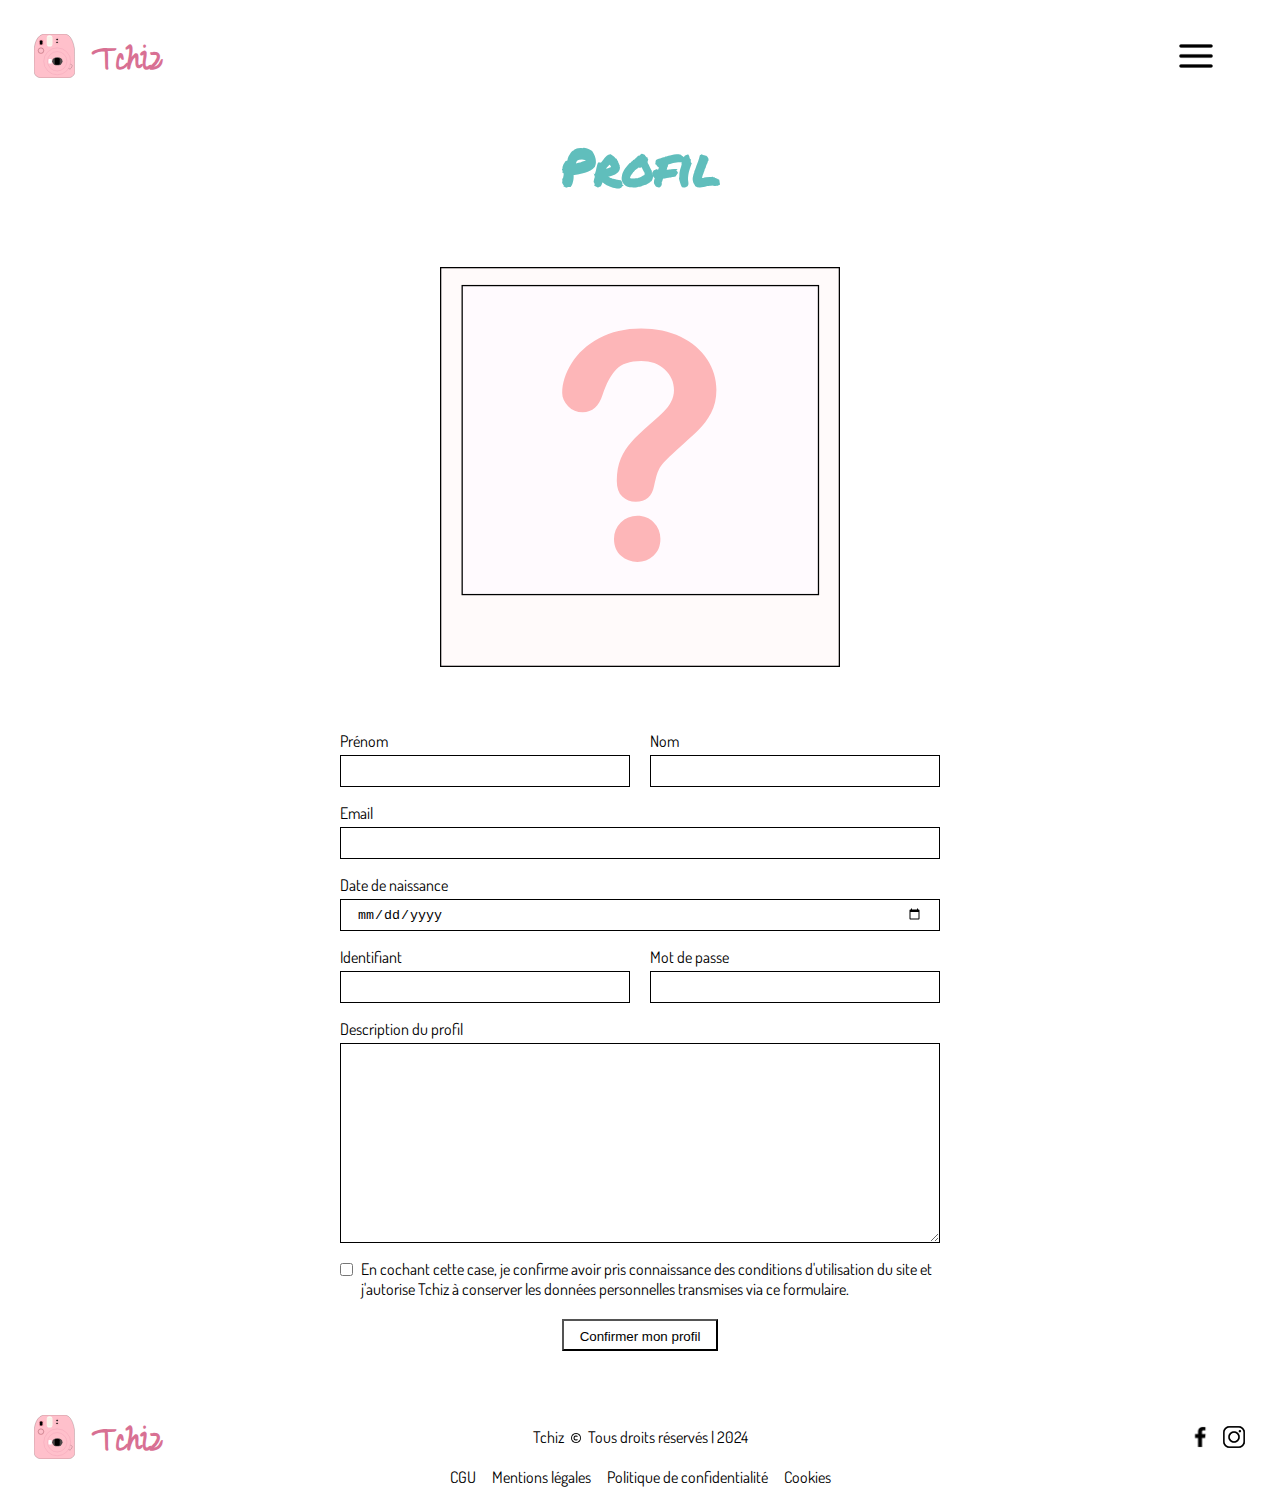
<file: profil.html>
<!DOCTYPE html>
<html lang="fr">
<head>
    <meta charset="UTF-8">
    <meta name="viewport" content="width=device-width, initial-scale=1.0">
    <title>Blog Lifestyle</title>
    <meta name="description" content="">
    <link rel="stylesheet" href="style.css">
    <link rel="stylesheet" href="profil.css">
    <!-- Fonts -->
    <link rel="preconnect" href="https://fonts.googleapis.com">
    <link rel="preconnect" href="https://fonts.gstatic.com" crossorigin>
    <link href="https://fonts.googleapis.com/css2?family=Roboto+Condensed:ital,wght@0,100..900;1,100..900&display=swap" rel="stylesheet">
    <!-- Favicon -->
    <link rel="apple-touch-icon" sizes="180x180" href="images/favicon/apple-touch-icon.webp">
    <link rel="icon" type="image/webp" sizes="32x32" href="images/favicon/favicon-32x32.webp">
    <link rel="icon" type="image/webp" sizes="16x16" href="images/favicon/favicon-16x16.webp">
</head>
<body>
    <header>
        <a href="index.html" class="logo-site">
            <span class="logo"></span>
            <span class="blog-lifestyle">Tchiz</span>
        </a>
        <nav>
            <input type="checkbox" name="menu-burger" id="menu-burger">
            <label for="menu-burger" class="label-burger"></label>
            <ul>
                <li><a href="index.html">Accueil</a></li>
                <li class="sport">Sport
                    <ul>
                        <li><a href="activite-physique.html">Activité physique</a></li>
                        <li>Danse</li>
                        <li>Running</li>
                        <li>Surf</li>
                    </ul>
                </li>
                <li>Développement personnel</li>
                <li>Coups de coeur</li>
                <li>Articles</li>
                <li><a href="about.html">A propos</a></li>
                <li><a href="contact.html">Contact</a></li>
                <li id="research">
                    <input type="checkbox" id="search">
                    <form action="#" method="get">
                        <input type="search" id="search-bar">
                        <input type="submit" value="Rechercher">    
                    </form>
                    <label for="search"></label>
                </li>
                <li class="connexion"><span class="connect-to"></span>
                    <ul class="user-account">
                        <li id="login-connect-to">
                            <input type="checkbox" id="connect-to">
                    <label for="connect-to"><span>Connexion</span></label>
                    <section>
                        <div>
                            <h2>Connexion</h2>
                            <form action="#" method="get">
                                <input type="text" name="username" id="username" placeholder="Identifiant" required>
                                <input type="password" name="password" id="password" placeholder="Mot de passe" required>
                                <div class="remember-line">
                                    <input type="checkbox" name="remember" id="remember">
                                    <label for="remember">Se souvenir de moi</label>
                                </div>
                                <a href="#" class="forgotten-password">Mot de passe oublié ?</a>
                                <a href="profil.html" id="login">Me connecter</a>
                            </form>
                        </div>
                    </section>
                        </li>
                        <li><a href="profil.html">Paramètres</a></li>
                        <li><a href="new-article.html">Ecrire un article</a></li>
                    </ul>
                </li>
            </ul>
        </nav>
    </header>

    <main>
        <h1 class="principal-title-profil">Profil</h1>
        <div class="profil">
            <div class="profil-picture"></div>
            <form action="#" method="get">
                <div class="firstname-lastname">
                    <div>
                        <label for="firstname">Prénom</label>
                        <input type="text" name="firstname" id="firstname" required>
                    </div>
                    <div>
                        <label for="lastname">Nom</label>
                        <input type="text" name="lastname" id="lastname" required>
                    </div>
                </div>
                <div>
                    <label for="email">Email</label>
                    <input type="email" name="email" id="email" required>
                </div>
                <div>
                    <label for="born">Date de naissance</label>
                    <input type="date" name="born" id="born">
                </div>
                <div class="username-password">
                    <div>
                        <label for="username-profil">Identifiant</label>
                        <input type="text" name="username-profil" id="username-profil" required>
                    </div>
                    <div>
                        <label for="password-profil">Mot de passe</label>
                        <input type="password" name="password-profil" id="password-profil" required>
                    </div>
                </div>
                <div>
                    <label for="description">Description du profil</label>
                    <textarea name="description" id="description" cols="30" rows="10"></textarea>
                </div>
                <div class="privacy">
                    <input type="checkbox" name="privacy" id="privacy">
                    <label for="privacy">En cochant cette case, je confirme avoir pris connaissance des conditions d'utilisation du site et j'autorise Tchiz à conserver les données personnelles transmises via ce formulaire.</label>
                </div>
                <input type="submit" value="Confirmer mon profil">
            </form>
        </div>
        
        

    </main>

    <footer>
        <div>
            <a class="logo-blog" href="index.html">
                <span class="logo"></span>
                <span class="blog-lifestyle">Tchiz</span>
            </a>
            <span>Tchiz <span class="copyright"></span> Tous droits réservés | 2024</span>
            <div class="social-networks">
                <a class="facebook-icon" href="https://www.facebook.com/"></a>
                <a class="instagram-icon" href="https://www.instagram.com/"></a>
            </div>
        </div>
        <div class="regulatory-informations">
            <a href="conditions-generales-d'utilisation.html">CGU</a>
            <a href="mentions-legales.html">Mentions légales</a>
            <a href="politique-de-confidentialite.html">Politique de confidentialité</a>
            <a href="cookies.html">Cookies</a>
        </div>
    </footer>
    
</body>
</html>
</file>
<file: style.css>
@font-face {
    font-family: IndieFlower;
    src: url(fonts/IndieFlower-Regular.ttf) format(truetype);
}

@font-face {
    font-family: Zeyada;
    src: url(fonts/Zeyada-Regular.ttf) format(truetype);
}

@font-face {
    font-family: PermanentMarker;
    src: url(fonts/PermanentMarker-Regular.ttf) format(truetype);
}

@font-face {
    font-family: Dosis;
    src: url(fonts/Dosis-VariableFont_wght.ttf) format(truetype);
}

* {
    margin: 0;
    padding: 0;
    box-sizing: border-box;
}

/* ---------- BODY ----------- */


body {
    position: relative;
    font-family: Dosis, sans-serif;
    font-size: 1rem;
}

main {
    position: relative;
    padding-bottom: 3rem;
}

/* --------- HEADER ---------- */

header, nav, nav > ul {
    display: flex;
    align-items: center; 
}

header {
    justify-content: space-between;
    padding: 1.25rem 2rem;
    background-color: rgb(255, 255, 255);
}

.logo-site {
    width: fit-content;
    display: flex;
    justify-content: center;
    column-gap: 1rem;
    align-items: flex-end;
}

.blog-lifestyle {
    font-family: Zeyada, sans-serif;
    font-size: 2.6rem;
    font-weight: 600;
    color: #d87093;
    line-height: 1.6rem;
}

.logo {
    display: inline-block;
    width: 44px;
    aspect-ratio: 1/1;
    background-image: url(images/logo-polaroid.svg); 
    background-position: center;
    background-size: contain;
    background-repeat: no-repeat;
}

a {
    text-decoration: none;
    color: initial;
}

a:visited {
    color: initial;
}

nav {
    width: fit-content;
}

.label-burger {
    display: none;
    width: 40px;
    height: 40px;
    background-image: url(images/menu.png);
    background-repeat: no-repeat;
    background-position: center;
    background-size: contain;
    background-color: #ffffff;
    border-radius: 0;
    background-color: transparent;
}

ul {
    list-style-type: none;
}

nav > ul {
    width: 100%;
    justify-content: space-between;
    column-gap: 1.5rem;
}

.sport {
    position: relative;
    z-index: 1; /* seul le z-index permet que le menu déroulant reste une fois le survol terminé ... mais pour quoi ?! */
}

.sport ul {
    display: flex;
    position: absolute;
    left: -65px;
    flex-direction: column;
    align-items: center;
    background-color: rgb(255, 255, 255, .7);
    justify-content: flex-start;
    align-items: center;
    width: fit-content;
    height: 0;
    transition: height .5s;
    overflow: hidden;
}

.sport ul li {
    height: 42px;
    display: flex;
    flex-direction: column;
    justify-content: center;
    width: 165px;
    padding: .2rem 1rem;
    text-align: center;
}

.sport ul li:first-child {
    padding-top: .8rem;
}

.sport ul li:last-child {
    padding-bottom: .8rem;
}

.sport:hover ul {
    height: 128px;
}

#research {
    display: flex;
    justify-content: center;
    align-items: center;
    column-gap: .5rem;
}

#search {
    display: none;
}

#research label {
    display: block;
    width: 20px;
    height: 20px;
    background-image: url(images/search.webp);
    background-position: center;
    background-size: contain;
    background-repeat: no-repeat;
}

#research label:hover {
    cursor: pointer;
}

#search:checked ~ form {
    width: 325.7px; 
}

#research form {
    width: 0;
    display: flex;
    justify-content: center;
    align-items: center;
    column-gap: .5rem;
    overflow: hidden;
    transition: width .75s; 
}

#search-bar {
    display: inline-block;
    border: 1px solid black;
    width: 200px;
    padding: .25rem .5rem;
}

[type~="submit"] {
    display: inline-block;
    height: 25.6px;
    padding: 0 .5rem;
    background-color: #FFFFFF;
}

.connexion {
    position: relative;
}

.connect-to {
    display: block;
    width: 20px;
    height: 20px;
    background-image: url(images/user.webp);
    background-position: center;
    background-size: contain;
    background-repeat: no-repeat;
    position: relative;
    /*z-index: 4;*/
    transition: background-image .5s, transform .5s;
}

.user-account {
    display: flex;
    position: absolute;
    right: -2rem;
    flex-direction: column;
    align-items: center;
    background-color: rgb(255, 255, 255, .7);
    justify-content: flex-start;
    align-items: center;
    width: fit-content;
    height: 0;
    transition: height .5s;
    overflow: hidden;
    z-index: 1;
}

.user-account li {
    text-align: center;
    height: 42px;
    display: flex;
    flex-direction: column;
    justify-content: center;
    width: 128px;
    padding: .2rem 1rem;
}

.user-account li:first-child {
    padding-top: .8rem;
}

.user-account li:last-child {
    padding-bottom: .8rem;
}

.connexion:hover .user-account {
    height: 96px;
}

#login-connect-to > label {
    display: block;
}

#login-connect-to > label:hover {
    cursor: pointer;
}

#connect-to:checked + label {
    display: block;
    background-image: url(images/close.svg);
    background-position: center;
    background-repeat: no-repeat;
    background-size: contain;
    width: 20px;
    height: 20px;
    transform: rotate(180deg);
    position: fixed;
    top: 36px;
    right: 32px;
    z-index: 5;
}

#connect-to:checked + label span {
    display: none;
}

#connect-to {
    display: none;
}

#login-connect-to section {
    position: fixed;
    overflow: hidden;
    height: 0;
    top: 0;
    left: 0;
    right: 0;
    bottom: 0;
    display: flex;
    flex-direction: column;
    align-items: center;
    justify-content: center;
    background-color: #FFFFFF;
    z-index: 3; /* A voir si z-index 3 serait mieux*/ 
    transition: height .5s;
    font-family: IndieFlower, sans-serif;
    background-color: #f7dbea;
}

#login-connect-to section > div {
    width: fit-content;
    padding: 2rem 4rem;
    border: 1px solid black;
    position: relative;
    background-color: #FFFFFF;
}

#login-connect-to section > div h2 {
    margin-top: .5rem;
    text-align: center;
    font-family: 'PermanentMarker';
    color: rgb(96, 190, 188);
}

#login-connect-to section > div::before {
    content: '';
    display: block;
    width: 160px;
    height: 40px;
    background-color: rgb(186, 221, 214, .8);
    position: absolute;
    top: -20px;
    left: 105px;
}

#connect-to:checked ~ section {
    height: 100vh;
}


#login-connect-to form {
    display: flex;
    flex-direction: column;
    align-items: center;
    justify-content: center;
}

#login-connect-to h2 {
    margin-bottom: 2rem;
}

#username, #password {
    display: block;
    width: 240px;
    height: 32px;
    padding: .5rem 1rem;
    border: 1px solid black;
}

#username {
    margin-bottom: 1.5rem;
}

#password {
    margin-bottom: .5rem;
}

.remember-line {
    display: flex;
    align-items: center;
    column-gap: .5rem;
    margin-bottom: 1rem;
}

.remember-line, .forgotten-password {
    margin-bottom: 1rem;
}

#remember {
    display: inline;
}

#login {
    width: fit-content;
    padding: .5rem 1rem;
    border: 1px solid #000000;
}


/* -------- TITRE PRINCIPAL ---------- */

.title-home {
    display: flex;
    flex-direction: column;
    justify-content: center;
    align-items: center;
    width: 700px;
    height: fit-content;
    padding: 2rem 2rem;
    margin: auto;
    margin-top: 1rem;
    width: 80%;
    margin: auto;
}

.principal-title-home {
    font-family: PermanentMarker, sans-serif;
    font-size: 6rem;
    margin-bottom: 1rem;
    color: rgb(96, 190, 188);
}

.title-home figure {
    display: flex;
    flex-direction: column;
    align-items: center;
    justify-content: center;
    font-family: IndieFlower, sans-serif;
    font-size: 1.1rem;
    
}

.title-home figcaption {
    align-self: flex-end;
}


/* -------- GARLAND OF PICTURES ------- */

.garland-of-pictures {
    margin: auto;
    margin-top: 7.5rem; /* Si bannière : 17rem */
    display: flex;
    justify-content: center;
    column-gap: 6rem;
    row-gap: 7rem;
    align-items: flex-start;
    width: 80%;
    flex-wrap: wrap;
    position: relative;
    padding: 0 4rem;
}

.rope {
    display: block;
    width: 100%;
    height: 3px;
    border-top: 1px solid #ac6057;
    border-bottom: 1px solid #ac6057;
    background-color: #b19a6f;
    position: absolute;
    z-index: -2;
}

.article {
    border: 1px solid gray;
    width: 135px;
    height: 200px;
    background-color: snow;
    display: flex;
    flex-direction: column;
    align-items: center;
    padding-top: 1rem;
    row-gap: .5rem;
    position: relative;
    top: 5px;
    transition: transform .6s;
}

.article:before {
    content: '';
    position: absolute;
    width: 100px;
    aspect-ratio: 1/1;
    background-image: url(images/pink-clip.svg);
    background-position: center;
    background-repeat: no-repeat;
    background-size: contain;
    top: -75px;
}

.article:hover {
    transform: scale(1.05) translateY(6px);
}

.article h2 {
    display: flex;
    width: 100%;
    height: 24px;
    padding-right: 1rem;
    padding-left: 1rem;
    justify-content: center;
    align-items: center;
    font-size: .8rem;
    text-align: center;
    overflow: hidden;
    font-family: Zeyada, sans-serif;
    font-weight: 400;
    font-size: 1.1rem;
}

.article-image {
    display: block;
    width: 110px;
    height: 145px;
    background-image: url(images/laptop.webp);
    background-repeat: no-repeat;
    background-position: center;
    background-size: cover;
    border: 1px solid rgb(0, 0, 0, .2);
}

#sewing .article-image {
    background-image: url(images/sewing.webp);
}

#running .article-image {
    background-image: url(images/running.webp);
}

#running:before {
    background-image: url(images/teal-clip.svg);
}

#printemps h2 {
    white-space: nowrap;;
}

#printemps .article-image {
    background-image: url(images/spring.webp);
}

#dance .article-image {
    background-image: url(images/dance.webp);
}

#eclipse .article-image {
    background-image: url(images/eclipse.webp);
}


/* --------- WHO I AM ----------- */

.who-i-am {
    width: 300px;
    border: 1px solid grey;
    padding: 1.2rem;
    background-image: url(images/colorful-pattern.webp);
    background-position: center;
    background-size: cover;
    background-repeat: no-repeat;
    margin: auto;
    margin-top: 4rem;
    position: absolute;
    right: 7%;
    bottom: 220px;
    font-family: IndieFlower, sans-serif;
}

.who-i-am::before, .who-i-am::after {
    content: '';
    position: absolute;
    width: 128px;
    height: 32px;
    background-color: rgb(255, 192, 203, .7);
    transform: rotate(-37deg);
    z-index: 2;
}

.who-i-am::before {
    top: 0px;
    left: -41px;
}

.who-i-am::after {
    bottom: 0px;
    right: -41px;
}

.who-i-am section {
    display: flex;
    flex-direction: column;
    align-items: center;
    justify-content: center;
    padding: 2rem;
    background-color: #FFFFFF;
    position: relative;
    z-index: 1;
}

.who-i-am h2 {
    text-align: center;
    margin-bottom: 1rem;
}

.who-i-am p {
    line-height: 1.6rem;
}

.lines {
    position: absolute;
    display: flex;
    flex-direction: column;
    align-items: center;
    justify-content: space-around;
    row-gap: auto;
    width: 80%;
    height: 100%;
    z-index: -1;
}

.lines span {
    display: block;
    width: 100%;
    height: 1px;
    background-color: rgb(217, 208, 179); 
}


/* --------- STYCKY NOTE --------- */

.stick-note {
    background-image: url(images/stick-note.svg);
    background-position: center;
    background-size: contain;
    background-repeat: no-repeat;
    display: flex;
    flex-direction: column;
    justify-content: center;
    align-items: center;
    width: 320px;
    height: 320px;
    margin: 4rem auto 0;
    position: relative;
    z-index: -3;
    font-family: IndieFlower, sans-serif;
}

.stick-note::before {
    content: '';
    width: 128px;
    height: 32px;
    background-color: rgb(255, 192, 203, .7);
    position: absolute;
    top: 29px;
    transform: rotate(-12deg);
    left: 60px;
}

.stick-note p {
    text-align: center;
    transform: rotate(-12deg);
    width: 64%;
    position: relative;
    top: -14px;
    left: -16px;
}

.stick-note img {
    display: block;
    width: 14px;
    transform: rotate(-14deg);
}

/* --------- INSTRUCTIONS ---------- */

.instructions {
    width: 300px;
    height: auto;
    border: 1px solid grey;
    background-color: #fffafe;
    padding: 2rem 3rem;
    position: absolute;
    left: 8%;
    transform: rotate(-1deg);
    font-family: IndieFlower, sans-serif;
}

.instructions::before {
    content: '';
    background-image: url(images/thumbtack.webp);
    background-position: center;
    background-repeat: no-repeat;
    background-size: contain;
    width: 50px;
    aspect-ratio: 1/1;
    position: absolute;
    top: -16px;
    left: 125px;
}

.instructions span {
    display: block;
    font-weight: bold;
    text-align: center;
    margin-bottom: .5rem;
    font-size: 1.1rem;
}

.instructions ol {
    margin-left: 2rem;
    font-size: .9rem;
}

/* --------- POLAROID --------- */
.polaroid {
    width: 325px;
    height: 350px;
    background-color: #ffc0cb;
    border-radius: 24% 25% 17% 18% / 41% 42% 14% 15% ;
    margin: 10rem auto 0; /* 10rem */
    position: relative;
}

input {
    display: none;
}

.button-retractable-camera-action {
    position: absolute;
    width: 25px;
    height: 40px;
    transform: rotate(20deg);
    border-radius: 50% 100% 100% 50%;
    border: 1px solid transparent;
    bottom: 70px;
    right: 22px;
    z-index: 1;
}

.white-square {
    display: none;
    width: 42px;
    height: 55px;
    border-radius: 25%;
    border: 2px solid #000000;
    background-image: url(images/iridescent-background.webp);
    background-position: center;
    background-repeat: no-repeat;
    background-size: cover;
    position: absolute;
    bottom: 105px;
    left: 164px;
    z-index: 1;
}

#aperture-camera:checked ~ .white-square {
    display: block;
}

#aperture-camera:checked ~ .shoot {
    display: block;
}

/* -------- LAST ARTICLE ---------- */

.shoot {
    position: absolute;
    left: 32.5px;
    top: 110px;
    width: 45px;
    height: 45px;
    border: 1px solid transparent;
    border-radius: 100%;
    z-index: 2;
    display: none;
}

#take-a-picture:checked ~ .last-article {
    animation-name: picture-appears;
    animation-duration: 2s;
    animation-delay: .5s;
    animation-iteration-count: 1;
    animation-fill-mode: forwards;
    display: flex;
}

@keyframes picture-appears {
    
    0% {
        transform: translateY(0);
    }

    99% {
        transform: translateY(-190.5px);
        z-index: -1;
    }

    100% {
        transform: translateY(-190.5px);
        z-index: 0;
    }
}

#take-a-picture:checked + .shoot {
    border: 2px solid #d87093;
}

.last-article {
    position: absolute;
    border: 1px solid gray;
    border-bottom: transparent;
    background-color: snow;
    width: 135px;
    height: 190px; /*200px;*/
    top: 0px;
    left: 100px ;
    z-index: -1;
    display: flex;
    flex-direction: column;
    align-items: center;
    padding-top: 1rem;
    row-gap: .5rem;
    display: block;
}

.last-article:hover {
    cursor: pointer;
    top: -16px;
    border-bottom: 1px solid gray;
}

.last-article-image {
    display: block;
    width: 110px;
    height: 145px;
    background-image: url(images/laptop.webp);
    background-repeat: no-repeat;
    background-position: center;
    background-size: cover;
    border: 1px solid rgb(0, 0, 0, .2);
}

#take-a-picture:checked ~ .top .flash span {
    animation: white-light-flash .5s;
}

@keyframes white-light-flash {
    
    0% {
        box-shadow: 0 0 50px 10px transparent;
    }

    1% {
        box-shadow: 0 0 50px 10px #FFFFFF;
    }

    65% {
        box-shadow: 0 0 50px 10px #FFFFFF;
    }
}

.top {
    display: flex;
    justify-content: space-around;
    align-items: center;
    width: 250px;
    margin-left: 33px;
    padding-top: 10px;
}

.camera-lens {
    display: block;
    background-color: rgb(249, 159, 174, .5);
    border-radius: 5px;
    width: 35px;
    height: 45px;
    position: relative;
    right: 5px;
    bottom: 10px;
    align-self: flex-end;
}

.camera-lens span {
    display: block;
    background-color: black;
    width: 20px;
    height: 30px;
    border-radius: 3px;
    position: absolute;
    top: 50%;
    left: 50%;
    transform: translate(-50%, -50%);
}

.flash {
    display: block;
    width: 45px;
    height: 90px;
    background-color: #fbf8f3; 
    border-radius: 90px;
}

.flash > span {
    display: block;
    width: 39px;
    height: 60px;
    background-color: #FFFFFF;
    border: 2px solid #faebd7;
    position: relative;
    top: 15px;
    left: 3px;
    display: flex;
    justify-content: space-evenly;
}

.flash > span span {
    display: block;
    height: 58px;
    width: 1px;
    background-color: antiquewhite;
}

.light-sensor {
    display: flex;
    flex-direction: column;
    align-items: center;
    justify-content: space-around;
    width: 30px;
    height: 50px;
    border-radius: 20px;
    border: 1px solid #f99fae;
}

.light-sensor span {
    background-color: #000000;
    border-radius: 100%;
    border: 2px solid rgb(249, 159, 174);
}

.light-sensor span:first-child {
    width: 15px;
    height: 15px;
}

.light-sensor span:last-child {
    width: 14px;
    height: 14px;
}

.brand {
    display: flex;
    flex-direction: column;
    justify-content: center;
    align-items: center;
    color: palevioletred;
    font-family: 'Roboto Condensed', sans-serif;
    align-self: flex-start;
    position: relative;
    top: 5px;
    right: 5px;
}

.brand span:first-child {
    font-size: 1.2rem;
    font-weight: 700;
}

.brand span:last-child {
    font-size: .8rem;
    font-weight: 600;
}

.bottom {
    display: flex;
    justify-content: center;
    align-items: flex-start;
    margin: auto;
    margin-top: 10px;
    position: relative;
}

.shutter-button {
    display: block;
    width: 45px;
    height: 45px;
    border-radius: 100%;
    border: 1px solid #000000;
    outline: 5px solid rgb(249, 159, 174, .5);
    position: relative;
}

.button-retractable-camera {
    position: absolute;
    /*background-color: #fdb6c3;*/
    width: 25px;
    height: 40px;
    top: 130px;
    left: 278px;
    transform: rotate(20deg);
    border-radius: 50% 100% 100% 50%;
    border: 1px solid #000000;
    outline: 4px solid rgb(216, 112, 147, .2);
}


#aperture-camera:checked ~ .bottom .button-retractable-camera { /* penser à changer le curseur*/
    border-color: rgb(216, 112, 147);
}

#aperture-camera:checked ~ .bottom .camera .retractable-camera {
    border: 1px solid #000000;
}

.camera {
    width: 215px;
    height: 215px;
    border-radius: 100%;
    border: 1px solid rgb(216, 112, 147, .2);
    background-color: #fdb6c3;
    display: flex;
    justify-content: center;
    align-items: center;
    position: relative;
}

.retractable-camera {
    width: 155px;
    height: 155px;
    border-radius: 100%;
    border: 1px solid rgb(216, 112, 147);
    display: flex;
    justify-content: center;
    align-items: center;
}

.lens-cover {
    display: flex;
    justify-content: center;
    align-items: center;
    width: 80px;
    height: 65px;
    border-radius: 50%;
    background-color: rgb(0, 0, 0, .7);
    position: relative;
}

.square {
    display: block;
    width: 42px;
    height: 55px;
    border-radius: 25%;
    border: 2px solid #000000;
    position: relative;
}

.square span {
    display: block;
    width: 1px;
    height: 59px;
    transform: rotate(33deg);
    background-color: #000000;
    position: absolute;
    left: 20px;
    top: -3px;
}

.self-portrait-mirror {
    display: block;
    width: 27px;
    height: 35px;
    background-color: rgb(251, 248, 243);
    border-radius: 5px;
    position: absolute;
    left: -30px;
    top: 15px;
}


/* -------- TABLE -------- */

.table {
    position: absolute;
    bottom: 0;
    width: 100%;
    height: 150px;
    border-top: 1px solid #b19a6f;
    background-image: url(images/wood-table.webp);
    filter: brightness(130%);
    background-repeat: no-repeat;
    background-size: cover;
    z-index: -1;
}

/* ---------- COOKIE ----------- 


#yes-cookies {
    display: none;
}

#yes-cookies:checked + .cookie {
    display: none;
}

.cookie {
    width: 360px;
    height: 300px;
    display: flex;
    flex-direction: column;
    justify-content: center;
    align-items: center;
    row-gap: .5rem;
    position: fixed;
    bottom: 0;
    left: 0;
    background-color: rgb(255, 250, 254, .8);
    border: 1px solid #D9D9D9;
}


.cookie p {
    margin-bottom: .5rem;
}


.cookie label {
    display: block;
    width: 100px;
    background-color: rgb(96, 190, 188, .4);
    border: 1px solid rgb(96, 190, 188);
    border: transparent;
    border-radius: 0;
    padding: .25rem 1rem;
    font-family: Dosis, sans-serif;
    text-align: center;
}

.cookie label:first-child {
    background-color: rgb(253, 182, 195, .4);
}

.cookie-choice {
    width: 360px;
    height: fit-content;
    display: flex;
    justify-content: center;
    align-items: center;
    column-gap: .5rem;
}

.illustration-of-cookie {
    display: block;
    width: 360px;
    height: 160px;
    background-image: url(images/crossfit.webp);
    background-position: center;
    background-size: contain;
    background-repeat: no-repeat;
}

*/

/* ---------- FOOTER ----------- */

footer {
    background-color: #FFFFFF;
    display: flex;
    flex-direction: column;
    align-items: center;
    justify-content: center;
    padding: 1rem 2rem;
}

footer div:first-child {
    width: 100%;
    display: flex;
    justify-content: space-between;
    align-items: center;
    gap: auto;
}

.logo-blog, footer > div > span, .social-networks {
    width: 325px;
}

.logo-blog {
    display: flex;
    align-items: flex-end;
    column-gap: 1rem;
}

footer div > span {
    text-align: center;
}

.regulatory-informations {
    width: 100%;
    display: flex;
    justify-content: center;
    align-items: center;
    column-gap: 1rem;
    flex-wrap: wrap;
    margin-top: .5rem;
}

.copyright {
    display: inline-block;
    width: 10px;
    height: 10px;
    background-image: url(images/copyright.webp);
    background-position: center;
    background-repeat: no-repeat;
    background-size: contain;
    margin-left: .25rem;
    margin-right: .25rem;
}

.social-networks {
    display: flex;
    justify-content: flex-end;
    align-items: center;
    column-gap: .5rem;
}

.facebook-icon, .instagram-icon {
    display: block;
    aspect-ratio: 1/1;
    background-position: center;
    background-repeat: no-repeat;
    background-size: contain;
}

.facebook-icon {
    width: 24px;
    background-image: url(images/facebook.webp);
}

.instagram-icon {
    width: 28px;
    background-image: url(images/instagram.webp);
}


@media screen and (max-width: 1300px) {
    
    header {
        position: relative;
    }
    
    .label-burger {
        display: flex;
        position: relative;
        z-index: 4;
    }

    .label-burger:checked {
        opacity: 0;
    }

    nav ul {
        flex-direction: column;
        position: absolute;
        background-color: #ffffff;
        z-index: 3;
        padding-top: 0vh;
        padding-bottom: 0vh;
        top: 0;
        right: 0;
        height: 0;
        transition: height .3s;
        overflow: hidden;
    }

    nav ul li {
        width: 100%;
        padding: 8px 16px;
        text-align: center;
        margin-left: 0px;
    }

    nav ul li:first-child {
       padding-top: 20vh;
    }

    nav ul li:last-child {
        padding-bottom: 20vh;
    }

    nav {
        width: fit-content;
        padding: 16px 32px;
    }

    header input:checked + .label-burger {
        background-image: url(images/close.svg);
        background-color: transparent;
        position: fixed;
        top: 36px;
        right: 64px;
        
    }

    header input:checked ~ ul {
        height: 100vh;
        top: 0;
        bottom: 0;
        position: fixed;
    }

    .sport ul {
        position: relative;
        top: 0;
        left: 0;
        margin: auto;
    }
    .sport ul li {
        font-weight: 300;
    }

    .connect-to {
        margin: auto;
    }

    .user-account {
        position: relative;
        margin: auto;
        top: 0;
        right: 0;
    }

    .user-account li {
        font-weight: 300;
    }

}


@media screen and (max-width: 1200px) {
    

    .garland-of-pictures {
        row-gap: 7rem;
    }
    .who-i-am, .instructions {
        position: relative;
    }

    .who-i-am {
        right: 0;
        bottom: 0;
        margin-top: 6rem;
    }

    .instructions {
        margin: auto;
        left: 0;
    }

    .polaroid {
        margin-top: 14rem;
    }
}


@media screen and (max-width: 700px) {

    .principal-title-home {
        font-size: 4rem;
    }
    
    footer div:first-child {
        display: flex;
        flex-direction: column;
        row-gap: 1rem;
    }

    .logo-blog, footer > div > span, .social-networks {
        width: fit-content;
    }

    .who-i-am::before, .who-i-am::after {
        transform: rotate(0deg);
        left: 86px;
    }

    .who-i-am::before {
        top: -16px;
    }

    .who-i-am::after {
        bottom: -16px;
    }
}
</file>
<file: about.css>
h1 {
    text-align: center;
    margin: auto;
    margin-top: 1rem;
    margin-bottom: 4rem;
    padding: 0 8rem;
    width: fit-content;
    font-family: PermanentMarker, sans-serif;
    font-size: 3.2rem;
    color: rgb(96, 190, 188);
    background-color: #FFFFFF;
}

#about {
    width: 80%;
    margin: auto;
    display: flex;
    justify-content: center;
    align-items: center;
    column-gap: 4rem;
    row-gap: 4rem;
    min-width: 740px;
    flex-wrap: wrap;
}

.self-portrait {
    display: flex;
    flex-direction: column;
    align-items: center;
    row-gap: .5em;
    justify-content: center;
    width: 300px;
    min-width: 300px;
    height: 340px;
    background-color: #FFFFFF;
    border: 1px solid grey;
    /*box-shadow: 0px 1px 2px 0px grey;*/
}

.self-portrait-picture {
    display: block;
    border: 1px solid rgb(0, 0, 0, .2);
    width: 265px;
    height: 265px;
    background-image: url(images/photo-cv.webp);
    background-repeat: no-repeat;
    background-position: center;
    background-size: cover;
}

#about h2 {
    font-family: Zeyada, sans-serif;
    font-weight: 400;
}

#about p {
    width: 60%;
    margin-bottom: 2rem;
}

address {
    font-style: normal;
    margin: auto;
    width: fit-content;
}

@media  screen and (max-width: 800px) {
    
    #about {
        min-width: initial;
    }

    #about p {
        width: 80%;
    }
}

@media screen and (max-width: 600px) {

    h1 {
        padding: 0 2rem 2rem;
        font-size: 2rem;
        margin-bottom: 1rem;
    }
}
</file>
<file: activite-physique.css>
h1 {
    text-align: center;
    margin: auto;
    margin-top: 1rem;
    margin-bottom: 4rem;
    padding: 0 8rem;
    width: fit-content;
    font-family: PermanentMarker, sans-serif;
    font-size: 3.2rem;
    /*border: 1px solid #D9D9D9;*/
    color: rgb(96, 190, 188);
    background-color: #FFFFFF;
}

.big-pictures-container {
    display: flex;
    justify-content: center;
    align-items: center;
    flex-wrap: wrap;
    margin: auto;
    width: 80%;
    column-gap: 6rem;
    row-gap: 7rem;
    font-family: Zeyada, sans-serif;
}

.big-picture {
    width: 300px;
    height: 336px;
    position: relative;
    transform-style: preserve-3d;
    transition: transform .5s ease-in-out;
    position: relative;
}

.big-picture::before {
    content: '';
    position: absolute;
    width: 128px;
    height: 40px;
    top: -20px;
    left: 86px;
    background-color:rgb(186, 221, 214, .8); /*rgba(218, 192, 255, 0.7)*/
    z-index: 2;
}

.big-picture:hover {
    transform: rotateY(180deg) ;
}

.big-picture:hover::before {
    z-index: -2;
    
}

.grand-article {
    display: flex;
    width: 100%;
    height: 100%;
    position: absolute;
    flex-direction: column;
    align-items: center;
    background-color: snow;
    border: 1px solid grey;
    /*box-shadow: 0px 1px 2px 0px grey;*/
    padding-top: 1rem;
}

.grand-article h2 {
    width: 90%;
    overflow: hidden;
    height: 56px;
    display: flex;
    flex-direction: column;
    justify-content: center;
    text-align: center;
    font-weight: 400;
    font-size: 1.3rem;
}
.recto {
    row-gap: .5rem;
    transition: transform .6s;
    z-index: 1; /* Face recto visible */
    backface-visibility: hidden;
}

.verso {
    display: flex;
    position: absolute;
    justify-content: center;
    align-items: center;
    transform: rotateY(180deg); /* Dos de la photo donc retourné */
    font-family: Dosis, sans-serif;
}

.verso p {
    width: 70%;
    text-align: center;
    margin-bottom: 1rem;
}

.grand-article-image {
    display: block;
    width: 258px;
    height: 244px;
    background-image: url(images/physical-activity.webp);
    background-repeat: no-repeat;
    background-position: center;
    background-size: cover;
    border: 1px solid rgb(0, 0, 0, .2);
}

#fitness .grand-article-image {
    background-image: url(images/fitness.webp);
}

#yoga .grand-article-image {
    background-image: url(images/yoga.webp);
}

#crossfit .grand-article-image {
    background-image: url(images/crossfit.webp);
}

#hiking .grand-article-image {
    background-image: url(images/hiking.webp);
}

@media screen and (max-width: 600px) {

    h1 {
        padding: 0 2rem 2rem;
        font-size: 2rem;
    }
}
</file>
<file: article-reprendre-activite-physique.css>
.titre-principal-article-reprendre-activite-physique {
    text-align: center;
    margin: auto;
    margin-top: 2rem;
    padding: 2rem 8rem;
    width: fit-content;
    font-family: PermanentMarker, sans-serif;
    font-size: 3.2rem;
    color: rgb(96, 190, 188);
    background-color: #FFFFFF;
}

main {
    padding-bottom: 0;
}

article {
    width: 70%;
    margin: 0 auto;
}

.principal-article {
    padding: 2rem 6rem;
    position: relative;
}

.date {
    text-align: right;
    margin-bottom: 2rem;
}

article p {
    margin-bottom: .5rem;
}

article h2 {
    margin-top: 3rem;
    margin-bottom: 1rem;
}

article iframe {
    display: block;
    margin: 1.5rem auto 2rem;
}

iframe {
    width: 560px; 
    height: 315px;
}

article ul {
    list-style-type: circle;
    padding-left: 2rem;
    margin-bottom: .5rem;
}

article h3 {
    margin-top: 2rem;
    margin-bottom: 1rem;
}

.reviews {
    margin: 2rem auto 0;
    display: flex;
    flex-direction: column;
}

.reviews h2 {
    text-align: center;
    margin-bottom: 2rem;
}

.user-reviews {
    display: flex;
    align-items: flex-start;
    justify-content: center;
    column-gap: 4rem;
    row-gap: 2rem;
    flex-wrap: wrap;
    margin: auto;
    margin-top: 2rem;
    margin-bottom: 2rem;
    width: 80%;
}

.user-review {
    display: flex;
    flex-direction: column;
    align-items: center;
    background-color: #FFFAFE;
    margin-bottom: 1rem;
    width: 300px;
    border: 1px solid black;
    margin: 0;
    padding: 2rem;
}

.notepad-and-form-review {
    display: flex;
    justify-content: center;
    align-items: center;
    column-gap: 4rem;
    flex-wrap: wrap;
    margin: auto;
    margin-top: 1rem;
    margin-bottom: 2rem;
    width: 80%;
}

.notepad {
    background-image: url(images/notepad.svg);
    width: 440px;
    aspect-ratio: 1/1;
    background-position: center;
    background-size: contain;
    background-repeat: no-repeat;
}

.form-review {
    display: flex;
    flex-direction: column;
    align-items: center;
    row-gap: 1rem;
    padding-top: 2rem;
    padding-bottom: 2rem;
}

.firstname-lastname {
    display: flex;
    justify-content: center;
    column-gap: 20px;
}

.firstname-lastname input {
    width: 290px;
    height: 32px;
    padding: .5rem 1rem;
}

.email input {
    width: 600px;
    height: 32px;
    padding: .5rem 1rem;
}

.form-review input {
    display: block;
}

.post-review {
    display: flex;
    flex-direction: column;
}

.post-review textarea {
    width: 600px;
    height: 148px;
    padding: .5rem 1rem;
}

label {
    display: block;
    margin-bottom: .25rem;
}

.privacy {
    width: 600px;
    display: flex;
    flex-direction: row;
    align-items: flex-start;
}

#privacy {
    display: flex;
    flex-direction: row;
    align-items: center;  
}

.privacy input {
    margin-top: 4px;
    margin-right: .5rem;
}

#privacy label {
    margin-bottom: 0;
}

.form-review [type~="submit"] {
    height: 32px;
    padding: .5rem 1rem;
}

@media screen and (max-width: 1300px) {

    .principal-article {
        width: 80%;
    }
}

@media screen and (max-width: 1100px) {

    .principal-article {
        padding: 2rem 4rem;
    }
    
}

@media screen and (max-width: 900px) {
    
    iframe {
        width: 80%;
        height: auto;
        margin: auto;
    }
}

@media  screen and (max-width: 800px) {

    .notepad {
        width: 400px;
    }
    
    .form-contact {
        width: 400px;
    }

    #firstname-lastname {
        width: 400px;
    }

    #firstname, #lastname {
        width: 190px;
    }

    .email input, .post-review textarea {
        width: 400px;
    }

    .privacy {
        width: 400px;
    }

}


@media screen and (max-width: 700px) {

    .principal-article {
        padding: 2rem 2rem;
    }

}


@media screen and (max-width: 600px) {

    .titre-principal-article-reprendre-activite-physique {
        padding: 0 2rem;
        font-size: 2rem;
        margin-bottom: 1rem;
    }

    .notepad {
        width: 300px;
    }
    
    .form-contact {
        width: 300px;
    }

    #firstname-lastname {
        width: 300px;
    }

    #firstname, #lastname {
        width: 140px;
    }

    .email input, .post-review textarea {
        width: 300px;
    }

    .privacy {
        width: 300px;
    }
}
</file>
<file: impression.css>
body { /* Modifications : la couleur de fond de page - la police - l'unité utilisée pour la taille de la police  */
    background-color : #fff;
    font-family :Serif;
    font-size :15pt;
  }

  nav {
    display: none;
  }
  
  main { /* Modifications : suppression de la bordure - marges */
    margin :7% 10%;
    border :none;
  }

  iframe {
    display: none;
  }

  .reviews {
    display: none;
  }
  
  
  h1 { /* Affichage du titre */
    margin-bottom: 36pt;
    padding :0;
    text-align: center;
    line-height :25pt;
    font-size :25pt;
  }

  h2, h3, a { /* Modification de la couleur des titres et liens */
    color :#000;
  }

  h2 {
    margin-top: 24pt;
  }

  h3 {
    margin-top: 12pt;
  }
</file>
<file: contact.css>
h1 {
    text-align: center;
    margin: auto;
    margin-top: 2rem;
    margin-bottom: 6rem;
    padding: 2rem 8rem;
    width: fit-content;
    font-family: PermanentMarker, sans-serif;
    font-size: 3.2rem;
    /*border: 1px solid #D9D9D9;*/
    color: rgb(96, 190, 188);
    background-color: #FFFFFF;
}

.envelope-and-form {
    display: flex;
    justify-content: center;
    align-items: center;
    column-gap: 2rem;
    row-gap: 2rem;
    flex-wrap: wrap;
    margin-bottom: 2rem;
}

form input {
    display: block;
}

.principal-title-contact {
    text-align: center;
    margin-top: 1rem;
    margin-bottom: 2rem;
}

.envelope {
    background-image: url(images/envelope.svg);
    width: 480px;
    aspect-ratio: 1/1;
    background-position: center;
    background-size: contain;
    background-repeat: no-repeat;
}

.form-contact{
    width: 600px;
    margin: 2.5rem 0 0;
    display: flex;
    flex-direction: column;
    align-items: flex-start;
    row-gap: 1rem;
}

label {
    display: block;
    margin-bottom: .25rem;
}

.form-contact input, form textarea {
    width: 600px;
}

.form-contact input {
    height: 32px;
    padding: .5rem 1rem;
    border: 1px solid black;
}

.form-contact textarea {
    height: 200px;
    padding: .5rem 1rem;

}

#firstname-lastname {
    display: flex;
    width: 600px;
    column-gap: 20px;
}

#firstname, #lastname {
    width: 290px;
}

.message {
    display: flex;
    flex-direction: column;
}

#privacy-conditions {
    display: flex;
    flex-direction: row;
    align-items: flex-start;

}

#privacy-conditions input {
    width: initial;
    margin-right: .5rem;
    margin-top: 4px;
    height: fit-content;
}

#privacy-conditions label {
    margin-bottom: 0;
}

input[type~="submit"] {
    width: fit-content;
    align-self: center;
}

@media  screen and (max-width: 800px) {

    .envelope {
        width: 400px;
    }
    
    .form-contact {
        width: 400px;
    }

    #firstname-lastname {
        width: 400px;
    }

    #firstname, #lastname {
        width: 190px;
    }

    .form-contact input, form textarea {
        width: 400px;
    }
}

@media  screen and (max-width: 600px) {

    h1 {
        padding: 0 2rem 2rem;
        font-size: 2rem;
    }

    .envelope {
        width: 300px;
    }
    
    .form-contact {
        width: 300px;
    }

    #firstname-lastname {
        width: 300px;
    }

    #firstname, #lastname {
        width: 140px;
    }

    .form-contact input, form textarea {
        width: 300px;
    }
}
</file>
<file: new-article.css>
h1 {
    text-align: center;
    margin: auto;
    margin-top: 2rem;
    margin-bottom: 6rem;
    padding: 2rem 8rem;
    width: fit-content;
    font-family: PermanentMarker, sans-serif;
    font-size: 3.2rem;
    /*border: 1px solid #D9D9D9;*/
    color: rgb(96, 190, 188);
    background-color: #FFFFFF;
}

.typewriter-and-form {
    display: flex;
    justify-content: center;
    align-items: center;
    column-gap: 4rem;
    row-gap: 2rem;
    flex-wrap: wrap;
    margin: auto;
    margin-bottom: 2rem;
    width: 80%;
}

form input {
    display: block;
}

.principal-title-new-article {
    text-align: center;
    margin-top: 1rem;
    margin-bottom: 2rem;
}

/*
.typewriter {
    background-image: url(images/envelope.svg); /* A modifier 
    width: 480px;
    aspect-ratio: 1/1;
    background-position: center;
    background-size: contain;
    background-repeat: no-repeat;
}
*/

.calendar {
    display: grid;
    grid-template-columns: 320px;
    grid-template-rows: 45px 200px 220px;
    grid-template-areas: 
    'title-of-calendar'
    'picture-of-calendar'
    'days-of-calendar';
    border: 2px solid #000000;
    position: relative;
    transition: transform .5s;
}

.calendar::before {
    content: '';
    display: block;
    width: 140px;
    height: 32px;
    background-color: rgb(186, 221, 214, .8);
    position: absolute;
    top: -20px;
    left: 90px;
}

.title-of-calendar {
    grid-area: title-of-calendar;
    background-color: snow;
    display: flex;
    flex-direction: column;
    align-items: center;
    justify-content: center;
}

.picture-of-calendar {
    grid-area: picture-of-calendar;
    background-image: url(images/eclipse.webp);
    background-position: center;
    background-repeat: no-repeat;
    background-size: cover;
}

.days-of-calendar {
    grid-area: days-of-calendar;
    background-color: snow;
}

.days-of-calendar table {
    margin: auto;
    width: 95%;
    margin-top: 1rem;
    column-gap: auto;
}

.days-of-calendar th {
    text-transform: uppercase;
    font-size: .7rem;
    font-weight: 500;
}

.days-of-calendar th, .days-of-calendar td {
    width: 42px;
    padding-bottom: 1rem;
}

.days-of-calendar td {
    text-align: center;
    font-size: .8rem;
}

.calendar:hover {
    transform: scale(1.2);
}


.form-new-article{
    width: 600px;
    margin: 2.5rem 0 0;
    display: flex;
    flex-direction: column;
    align-items: flex-start;
    row-gap: 1rem;
}

label {
    display: block;
    margin-bottom: .25rem;
}

.form-new-article input, form textarea {
    width: 600px;
}

.form-new-article input {
    height: 32px;
    padding: .5rem 1rem;
    border: 1px solid black;
}

.form-new-article textarea {
    height: 200px;
    padding: .5rem 1rem;

}

#author-date {
    display: flex;
    width: 600px;
    column-gap: 20px;
}

#author, #date {
    width: 290px;
}

.article-written {
    display: flex;
    flex-direction: column;
}

#privacy-conditions {
    display: flex;
    flex-direction: row;
    align-items: flex-start;

}

#privacy-conditions input {
    width: initial;
    margin-right: .5rem;
    margin-top: 4px;
    height: fit-content;
}

#privacy-conditions label {
    margin-bottom: 0;
}

input[type~="submit"] {
    width: fit-content;
    align-self: center;
}

@media  screen and (max-width: 800px) {
    
    .form-new-article {
        width: 400px;
    }

    #author-date {
        width: 400px;
    }

    #author, #date {
        width: 190px;
    }

    .form-new-article input, .form-new-article textarea {
        width: 400px;
    }

    input[type~="submit"] {
        width: fit-content;
    }
}

@media  screen and (max-width: 600px) {

    h1 {
        padding: 0 2rem 2rem;
        font-size: 2rem;
    }

    .calendar {
        display: grid;
        grid-template-columns: 280px;
        grid-template-rows: 45px 200px 220px;
    }

    .days-of-calendar th {
        font-size: .6rem;
    }

    .calendar::before {
        width: 100px;
    }


    .form-new-article {
        width: 300px;
    }

    #author-date {
        width: 300px;
    }

    #author, #date {
        width: 140px;
    }

    .form-new-article input, .form-new-article textarea {
        width: 300px;
    }

    input[type~="submit"] {
        width: fit-content;
    }

}
</file>
<file: profil.css>
.principal-title-profil {
    /*text-align: center;
    margin-top: 5rem;
    margin-bottom: 5rem;*/
    text-align: center;
    margin: auto;
    margin-top: 1rem;
    margin-bottom: 4rem;
    padding: 0 8rem;
    width: fit-content;
    font-family: PermanentMarker, sans-serif;
    font-size: 3.2rem;
    /*border: 1px solid #D9D9D9;*/
    color: rgb(96, 190, 188);
    background-color: #FFFFFF;
}

.profil {
    width: 80%;
    margin: auto;
    display: flex;
    justify-content: center;
    align-items: center;
    column-gap: 4rem;
    flex-wrap: wrap;
}

.profil-picture {
    background-image: url(images/profil-settings.svg);
    width: 400px;
    aspect-ratio: 1/1;
    background-position: center;
    background-size: contain;
    background-repeat: no-repeat;
    color: #fffafa;
    margin-bottom: 4rem;
}

.profil-picture-image {
    display: block;
    width: 110px;
    height: 145px;
    background-image: url(images/photo-cv.webp);
    background-repeat: no-repeat;
    background-position: center;
    background-size: cover;
    border: 1px solid rgb(0, 0, 0, .2);
}

.profil #firstname, 
.profil #lastname,
.profil #email,
.profil #born,
.profil #username-profil, 
.profil #password-profil,
.profil #description {
    display: block;
    width: 600px;
    height: 32px;
    padding: .5rem 1rem;
    border: 1px solid black;
}

.profil #firstname, 
.profil #lastname, 
.profil #username-profil, 
.profil #password-profil  {
    width: 290px;
}

.firstname-lastname, .username-password {
    display: flex;
    justify-content: center;
    align-items: center;
    column-gap: 20px;
}

.profil #username-profil, .profil #password-profil {
    margin-bottom: 0;
}

.profil #description {
    height: 200px;
}

.profil form div {
    width: 600px;
}

.profil form {
    display: flex;
    flex-direction: column;
    align-items: center;
    row-gap: 1rem;
}

.profil label {
    display: block;
    margin-bottom: .25rem;
}


.privacy {
    display: flex;
    justify-content: flex-start;
    align-items: flex-start;
    column-gap: .5rem;
}

#privacy {
    display: block;
    margin-top: 4px;
} 

.profil input[type~="submit"] {
    width: fit-content;
    height: 32px;
    padding: .5rem 1rem;
}

@media  screen and (max-width: 800px) {

    .profil-picture {
        width: 300px;
    }
    
    .profil form {
        width: 400px;
    }

    .profil form div {
        width: 400px;
    }

    .firstname-lastname {
        width: 400px;
    }

    .profil #firstname, 
    .profil #lastname, 
    .profil #username-profil, 
    .profil #password-profil {
        width: 190px;
    }

    
    .profil #email, 
    .profil #born,  
    .profil #description  {
        width: 400px;
    }
}

@media  screen and (max-width: 600px) {

    h1, .principal-title-profil {
        padding: 0 2rem 2rem;
        font-size: 2rem;
        margin-bottom: 1rem;
    }

    .profil-picture {
        width: 200px;
    }
    
    .profil form, .profil form div {
        width: 300px;
    }

    .firstname-lastname {
        width: 300px;
    }

    .profil #firstname, 
    .profil #lastname, 
    .profil #username-profil, 
    .profil #password-profil {
        width: 190px;
        width: 140px;
    }

    .profil #email, 
    .profil #born,  
    .profil #description {
        width: 300px;
    }
}
</file>
